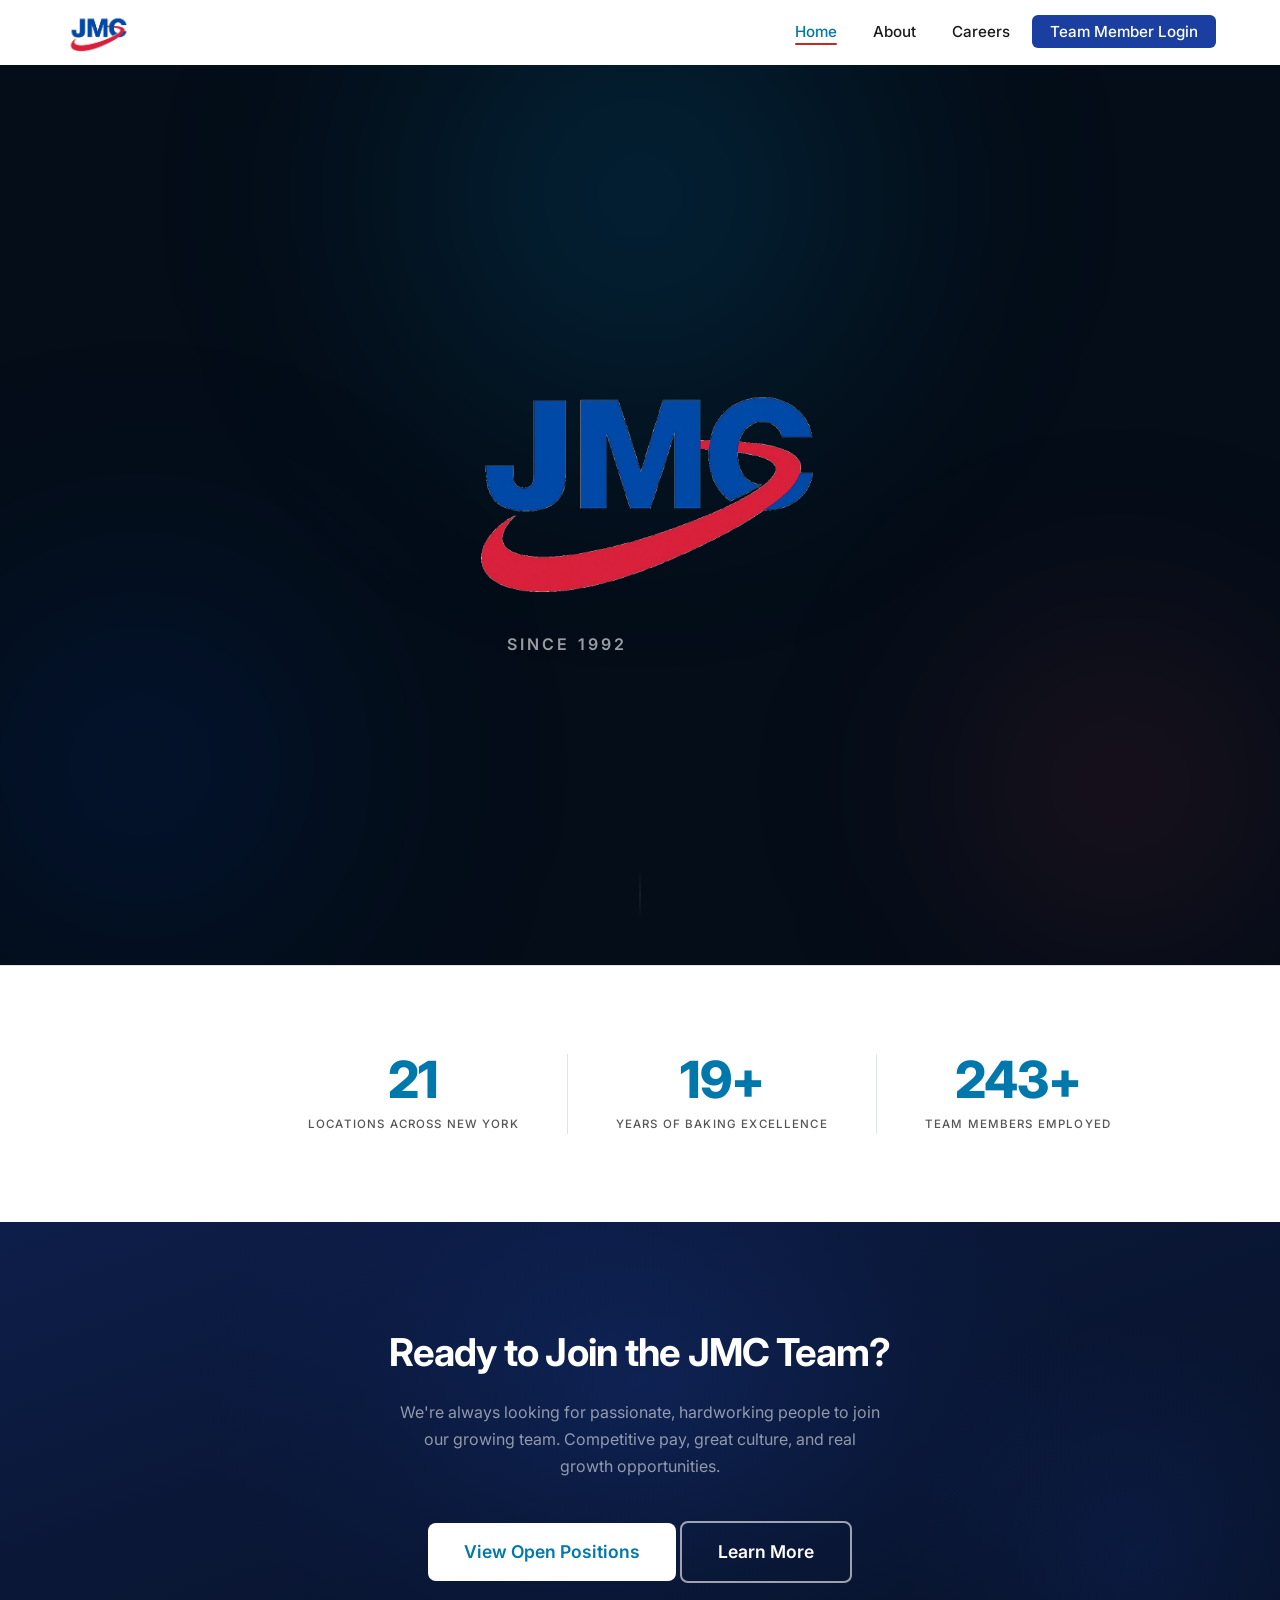
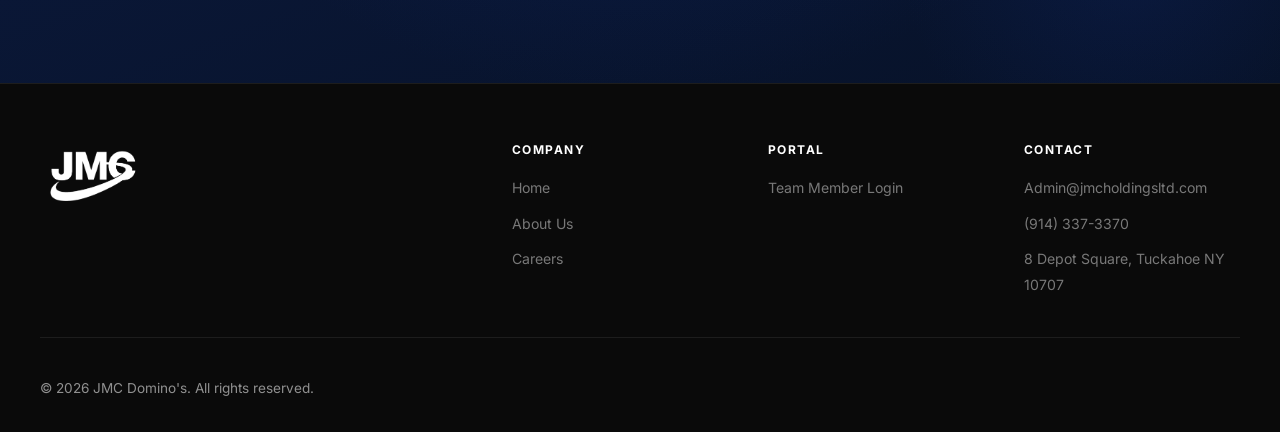
<file: index.html>
<!DOCTYPE html>
<html lang="en">
<head>
  <meta charset="UTF-8">
  <meta name="viewport" content="width=device-width, initial-scale=1.0">
  <title>JMC Domino's</title>
  <link rel="icon" type="image/png" href="logo.png">
  <link rel="preconnect" href="https://fonts.googleapis.com">
  <link rel="preconnect" href="https://fonts.gstatic.com" crossorigin>
  <link href="https://fonts.googleapis.com/css2?family=Inter:wght@300;400;500;600;700;800;900&display=swap" rel="stylesheet">
  <link rel="stylesheet" href="styles.css">
</head>
<body>

  <!-- NAV -->
  <nav class="nav">
    <div class="nav-inner">
      <a class="nav-brand" href="index.html">
        <img src="logo.png" alt="JMC" class="nav-logo-img">
      </a>
      <button class="nav-toggle" aria-label="Toggle navigation" aria-expanded="false">
        <span></span><span></span><span></span>
      </button>
      <ul class="nav-links">
        <li><a href="index.html">Home</a></li>
        <li><a href="about.html">About</a></li>
        <li><a href="apply.html">Careers</a></li>
        <li><a href="login.html" class="btn-nav">Team Member Login</a></li>
      </ul>
    </div>
  </nav>

  <!-- HERO -->
  <section class="hero">
    <div class="hero-bg">
      <div class="hero-blob hero-blob-1"></div>
      <div class="hero-blob hero-blob-2"></div>
      <div class="hero-blob hero-blob-3"></div>
    </div>
    <div class="hero-inner">
      <img src="logo.png" alt="JMC" class="hero-logo">
      <div class="hero-tagline">
        <span class="hero-since">Since 1992</span>
        <span class="hero-sep" id="heroSep">·</span>
        <span class="hero-stores-text" id="heroStores">31 Stores</span>
      </div>
    </div>
    <div class="hero-scroll-cue">
      <div class="hero-scroll-line"></div>
    </div>
  </section>

  <!-- STATS -->
  <section class="stats-section">
    <div class="container">
      <div class="stats-grid">
        <div class="stat-item">
          <h3>31</h3>
          <p>Locations Across New York</p>
        </div>
        <div class="stat-item">
          <h3>35+</h3>
          <p>Years of Baking Excellence</p>
        </div>
        <div class="stat-item">
          <h3>600+</h3>
          <p>Team Members Employed</p>
        </div>
      </div>
    </div>
  </section>

  <!-- CTA BAND -->
  <section class="cta-band reveal">
    <div class="container">
      <h2>Ready to Join the JMC Team?</h2>
      <p>We're always looking for passionate, hardworking people to join our growing team. Competitive pay, great culture, and real growth opportunities.</p>
      <div class="hero-buttons">
        <a href="apply.html" class="btn btn-white btn-lg">View Open Positions</a>
        <a href="about.html" class="btn btn-outline-white btn-lg">Learn More</a>
      </div>
    </div>
  </section>

  <!-- FOOTER -->
  <footer class="footer">
    <div class="footer-inner">
      <div class="footer-top">
        <div class="footer-brand">
          <img src="logo.png" alt="JMC" class="footer-logo-img">
        </div>
        <div class="footer-col">
          <h4>Company</h4>
          <ul>
            <li><a href="index.html">Home</a></li>
            <li><a href="about.html">About Us</a></li>
            <li><a href="apply.html">Careers</a></li>
          </ul>
        </div>
        <div class="footer-col">
          <h4>Portal</h4>
          <ul>
            <li><a href="login.html">Team Member Login</a></li>
          </ul>
        </div>
        <div class="footer-col">
          <h4>Contact</h4>
          <ul>
            <li><a href="#">Admin@jmcholdingsltd.com</a></li>
            <li><a href="#">(914) 337-3370</a></li>
            <li><a href="#">8 Depot Square, Tuckahoe NY 10707</a></li>
          </ul>
        </div>
      </div>
      <div class="footer-bottom">
        <span>&copy; 2026 JMC Domino's. All rights reserved.</span>
      </div>
    </div>
  </footer>

  <script src="auth.js"></script>
  <script src="transitions.js"></script>
  <script src="script.js"></script>
  <script>clearSession();</script>
</body>
</html>
</file>
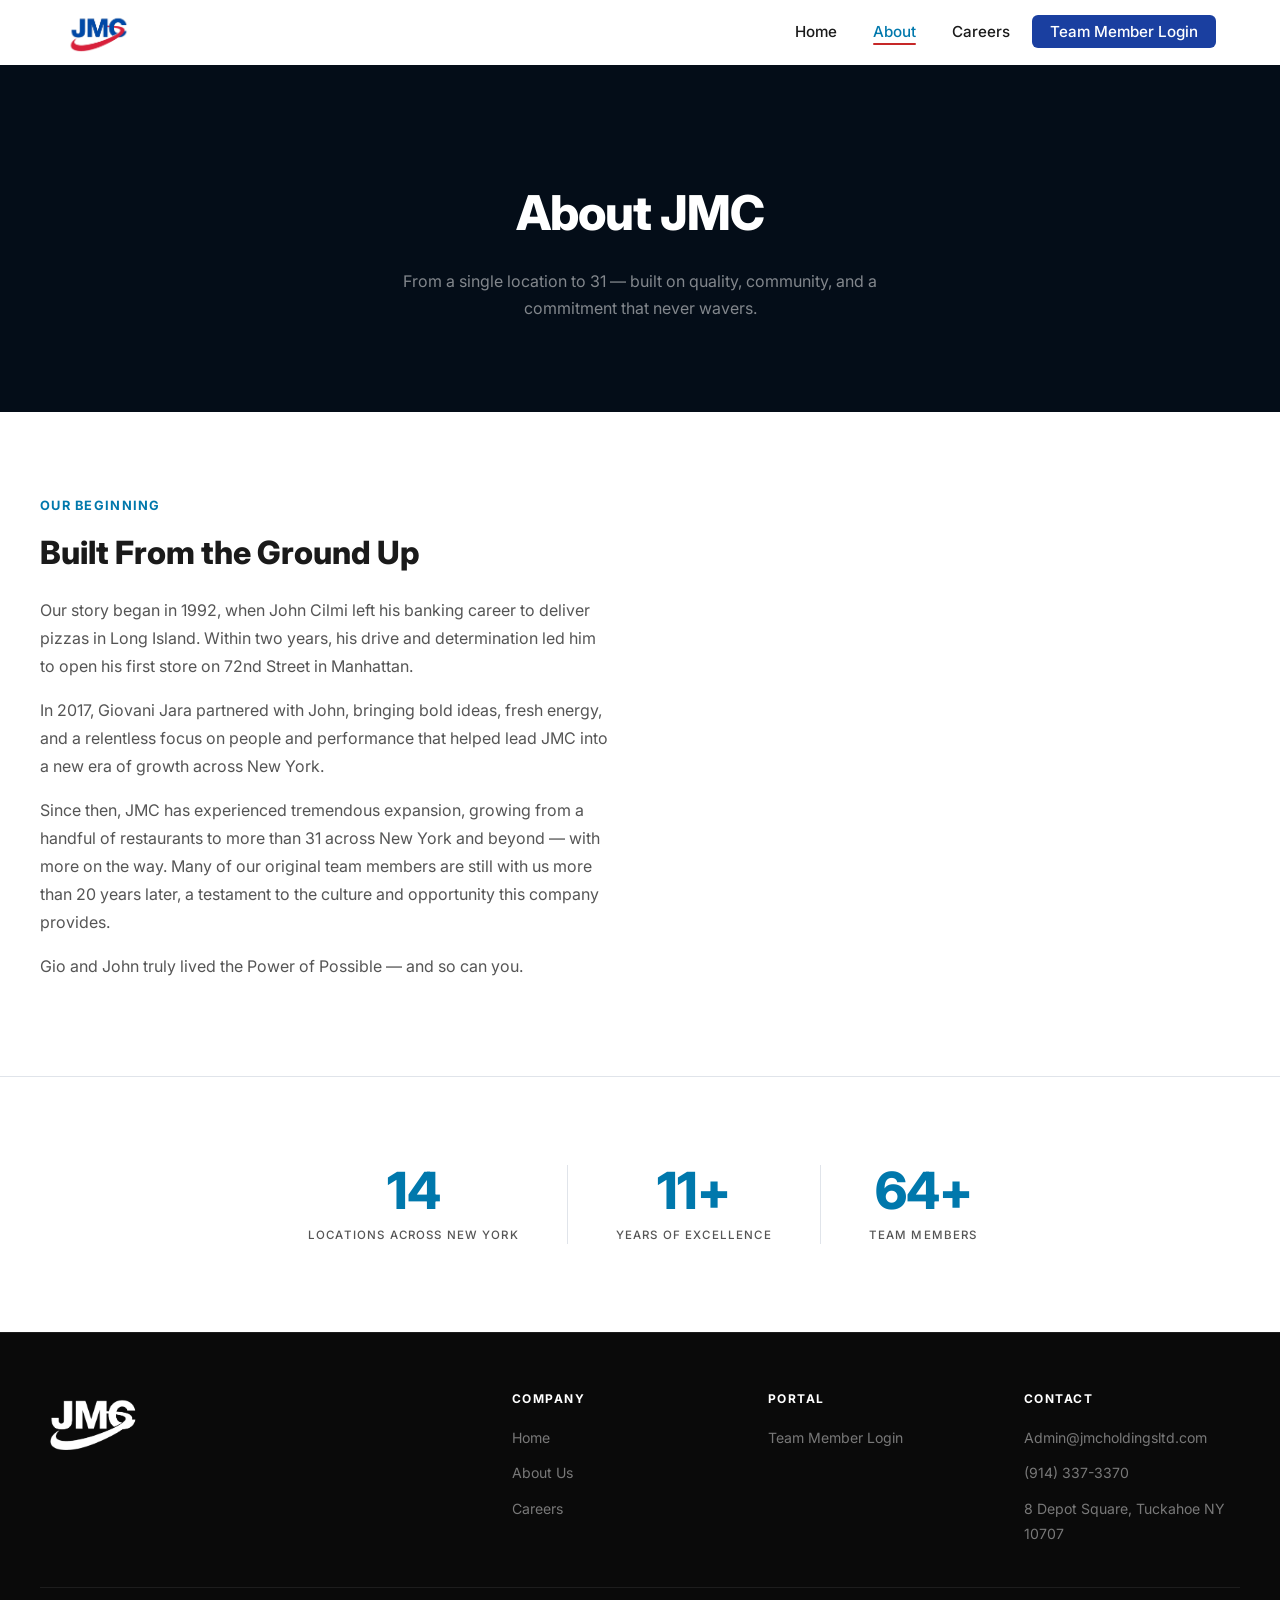
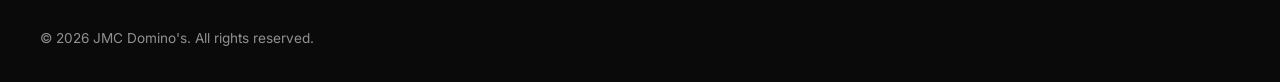
<file: about.html>
<!DOCTYPE html>
<html lang="en">
<head>
  <meta charset="UTF-8">
  <meta name="viewport" content="width=device-width, initial-scale=1.0">
  <title>JMC Domino's</title>
  <link rel="icon" type="image/png" href="logo.png">
  <link rel="preconnect" href="https://fonts.googleapis.com">
  <link rel="preconnect" href="https://fonts.gstatic.com" crossorigin>
  <link href="https://fonts.googleapis.com/css2?family=Inter:wght@300;400;500;600;700;800;900&display=swap" rel="stylesheet">
  <link rel="stylesheet" href="styles.css">
</head>
<body>

  <!-- NAV -->
  <nav class="nav">
    <div class="nav-inner">
      <a class="nav-brand" href="index.html">
        <img src="logo.png" alt="JMC" class="nav-logo-img">
      </a>
      <button class="nav-toggle" aria-label="Toggle navigation" aria-expanded="false">
        <span></span><span></span><span></span>
      </button>
      <ul class="nav-links">
        <li><a href="index.html">Home</a></li>
        <li><a href="about.html">About</a></li>
        <li><a href="apply.html">Careers</a></li>
        <li><a href="login.html" class="btn-nav">Team Member Login</a></li>
      </ul>
    </div>
  </nav>

  <!-- HERO -->
  <section class="about-hero">
    <div class="container">
      <h1>About JMC</h1>
      <p>From a single location to 31 — built on quality, community, and a commitment that never wavers.</p>
    </div>
  </section>

  <!-- STORY -->
  <section class="section reveal">
    <div class="container">
      <div class="two-col">
        <div class="text-content">
          <span class="section-eyebrow">Our Beginning</span>
          <h2>Built From the Ground Up</h2>
          <p>Our story began in 1992, when John Cilmi left his banking career to deliver pizzas in Long Island. Within two years, his drive and determination led him to open his first store on 72nd Street in Manhattan.</p>
          <p>In 2017, Giovani Jara partnered with John, bringing bold ideas, fresh energy, and a relentless focus on people and performance that helped lead JMC into a new era of growth across New York.</p>
          <p>Since then, JMC has experienced tremendous expansion, growing from a handful of restaurants to more than 31 across New York and beyond — with more on the way. Many of our original team members are still with us more than 20 years later, a testament to the culture and opportunity this company provides.</p>
          <p>Gio and John truly lived the Power of Possible — and so can you.</p>
        </div>
      </div>
    </div>
  </section>

  <!-- STATS -->
  <section class="stats-section reveal">
    <div class="container">
      <div class="stats-grid">
        <div class="stat-item">
          <h3>31</h3>
          <p>Locations Across New York</p>
        </div>
        <div class="stat-item">
          <h3>35+</h3>
          <p>Years of Excellence</p>
        </div>
        <div class="stat-item">
          <h3>600+</h3>
          <p>Team Members</p>
        </div>
      </div>
    </div>
  </section>

  <!-- FOOTER -->
  <footer class="footer">
    <div class="footer-inner">
      <div class="footer-top">
        <div class="footer-brand">
          <img src="logo.png" alt="JMC" class="footer-logo-img">
        </div>
        <div class="footer-col">
          <h4>Company</h4>
          <ul>
            <li><a href="index.html">Home</a></li>
            <li><a href="about.html">About Us</a></li>
            <li><a href="apply.html">Careers</a></li>
          </ul>
        </div>
        <div class="footer-col">
          <h4>Portal</h4>
          <ul>
            <li><a href="login.html">Team Member Login</a></li>
          </ul>
        </div>
        <div class="footer-col">
          <h4>Contact</h4>
          <ul>
            <li><a href="#">Admin@jmcholdingsltd.com</a></li>
            <li><a href="#">(914) 337-3370</a></li>
            <li><a href="#">8 Depot Square, Tuckahoe NY 10707</a></li>
          </ul>
        </div>
      </div>
      <div class="footer-bottom">
        <span>&copy; 2026 JMC Domino's. All rights reserved.</span>
      </div>
    </div>
  </footer>

  <script src="transitions.js"></script>
  <script src="script.js"></script>
</body>
</html>
</file>
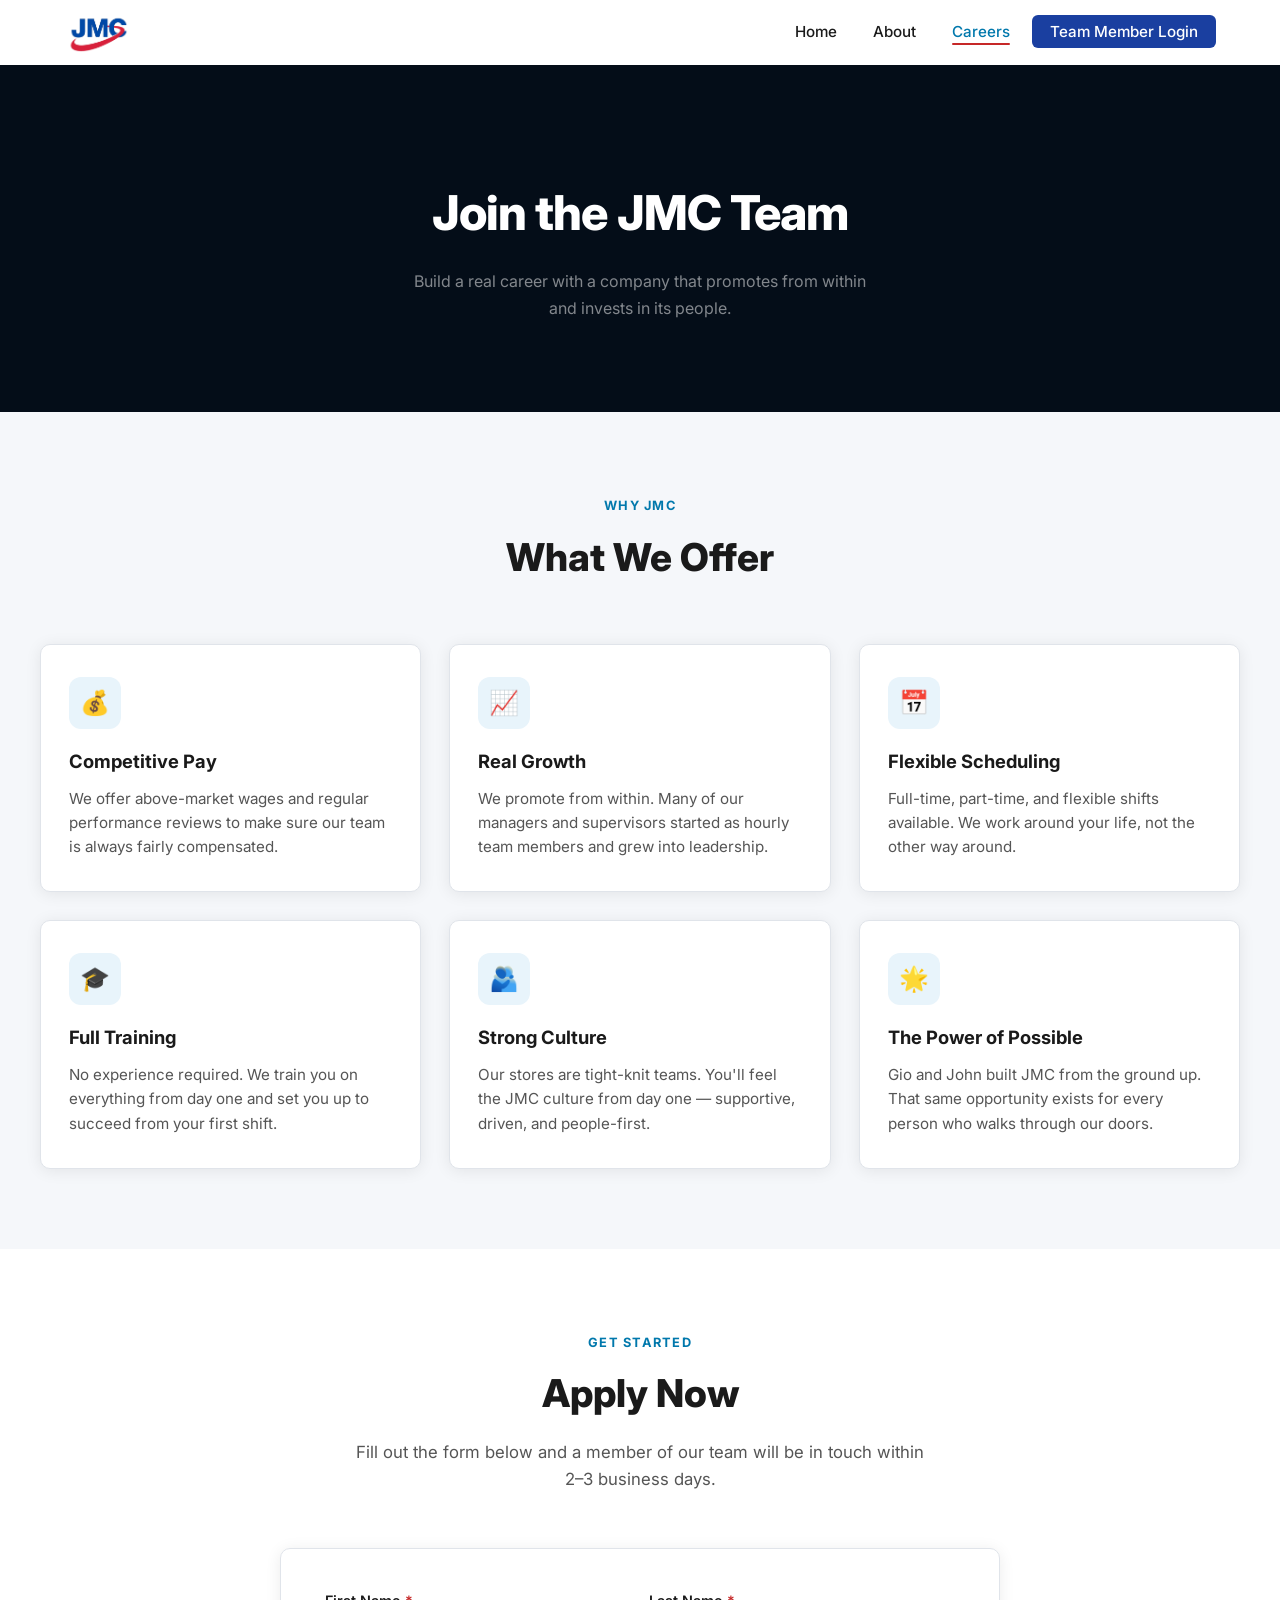
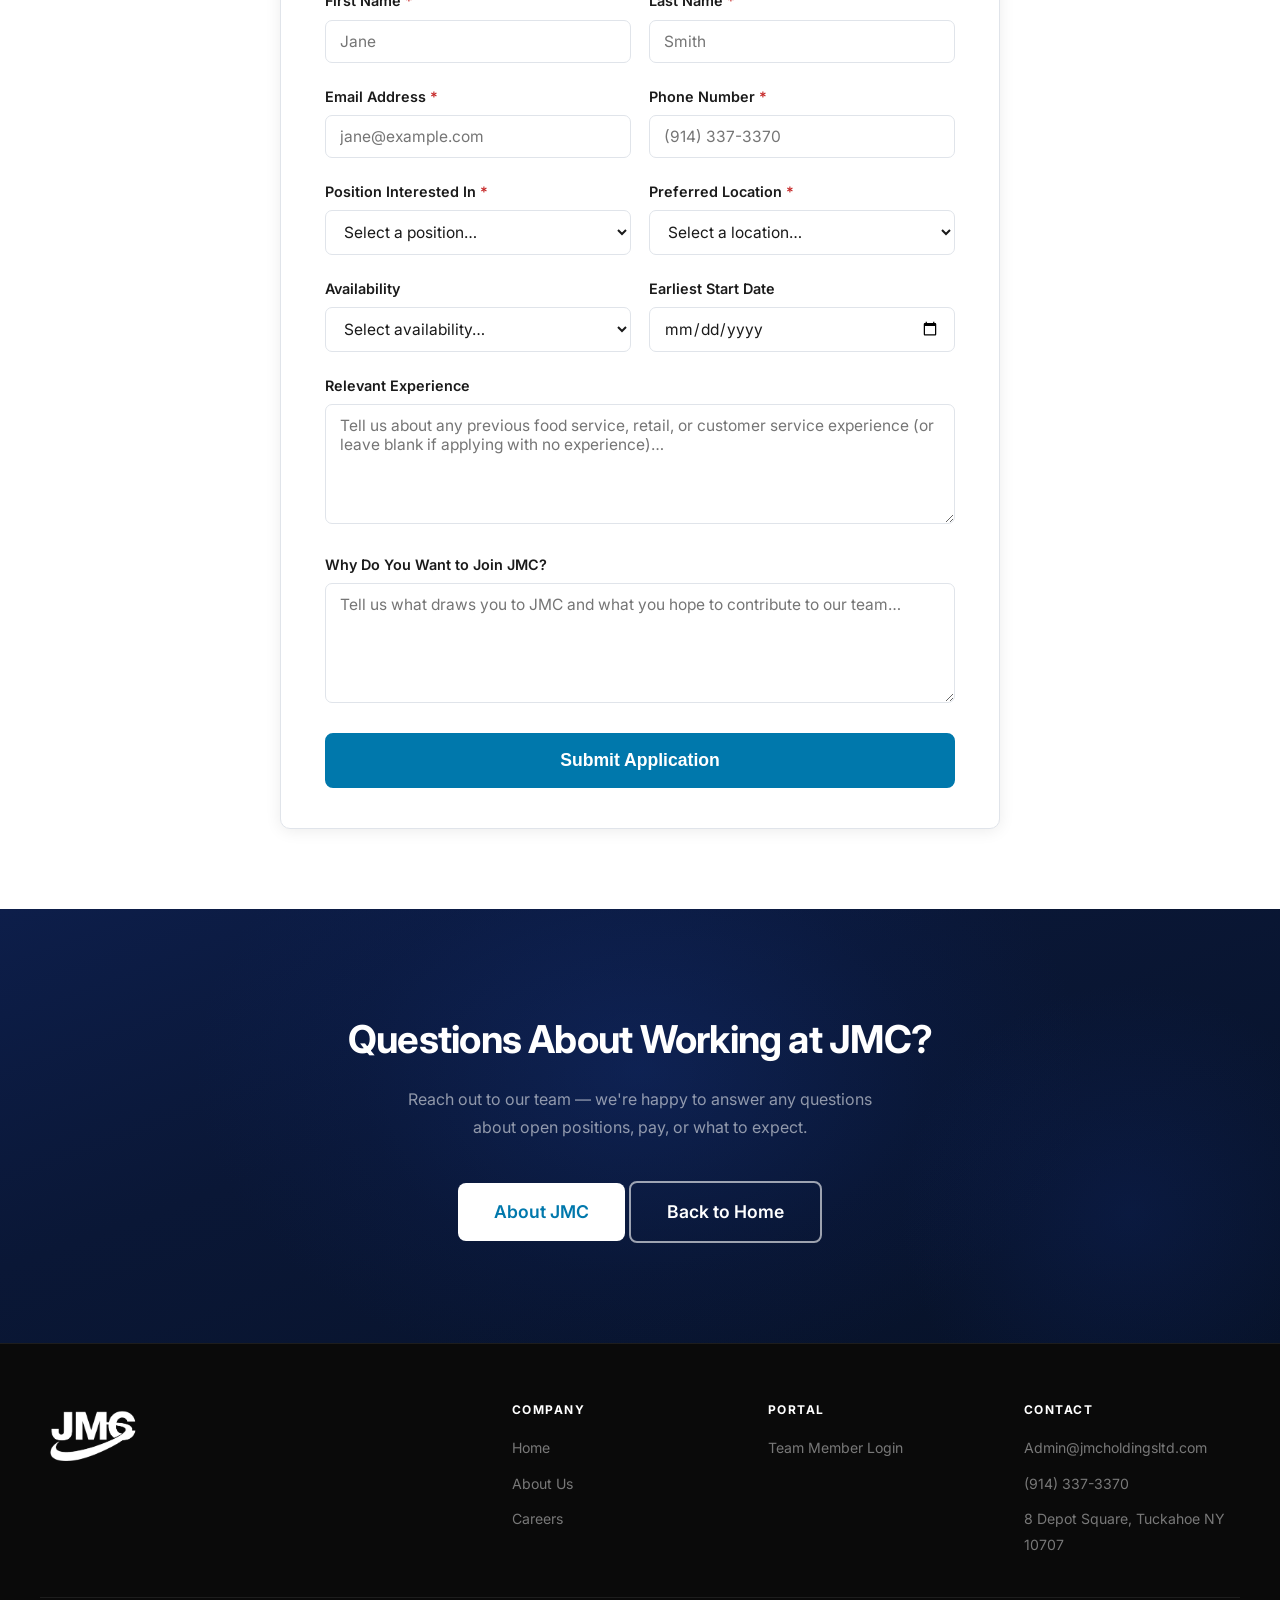
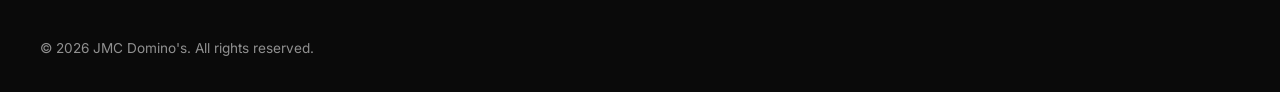
<file: apply.html>
<!DOCTYPE html>
<html lang="en">
<head>
  <meta charset="UTF-8">
  <meta name="viewport" content="width=device-width, initial-scale=1.0">
  <title>JMC Domino's</title>
  <link rel="icon" type="image/png" href="logo.png">
  <link rel="preconnect" href="https://fonts.googleapis.com">
  <link rel="preconnect" href="https://fonts.gstatic.com" crossorigin>
  <link href="https://fonts.googleapis.com/css2?family=Inter:wght@300;400;500;600;700;800;900&display=swap" rel="stylesheet">
  <link rel="stylesheet" href="styles.css">
</head>
<body>

  <!-- NAV -->
  <nav class="nav">
    <div class="nav-inner">
      <a class="nav-brand" href="index.html">
        <img src="logo.png" alt="JMC" class="nav-logo-img">
      </a>
      <button class="nav-toggle" aria-label="Toggle navigation" aria-expanded="false">
        <span></span><span></span><span></span>
      </button>
      <ul class="nav-links">
        <li><a href="index.html">Home</a></li>
        <li><a href="about.html">About</a></li>
        <li><a href="apply.html">Careers</a></li>
        <li><a href="login.html" class="btn-nav">Team Member Login</a></li>
      </ul>
    </div>
  </nav>

  <!-- HERO -->
  <section class="about-hero">
    <div class="container">
      <h1>Join the JMC Team</h1>
      <p>Build a real career with a company that promotes from within and invests in its people.</p>
    </div>
  </section>

  <!-- WHY JMC -->
  <section class="section section-alt reveal">
    <div class="container">
      <div class="section-header">
        <span class="section-eyebrow">Why JMC</span>
        <h2>What We Offer</h2>
      </div>
      <div class="grid-3">
        <div class="card">
          <div class="card-icon">💰</div>
          <h3>Competitive Pay</h3>
          <p>We offer above-market wages and regular performance reviews to make sure our team is always fairly compensated.</p>
        </div>
        <div class="card">
          <div class="card-icon">📈</div>
          <h3>Real Growth</h3>
          <p>We promote from within. Many of our managers and supervisors started as hourly team members and grew into leadership.</p>
        </div>
        <div class="card">
          <div class="card-icon">📅</div>
          <h3>Flexible Scheduling</h3>
          <p>Full-time, part-time, and flexible shifts available. We work around your life, not the other way around.</p>
        </div>
        <div class="card">
          <div class="card-icon">🎓</div>
          <h3>Full Training</h3>
          <p>No experience required. We train you on everything from day one and set you up to succeed from your first shift.</p>
        </div>
        <div class="card">
          <div class="card-icon">🫂</div>
          <h3>Strong Culture</h3>
          <p>Our stores are tight-knit teams. You'll feel the JMC culture from day one — supportive, driven, and people-first.</p>
        </div>
        <div class="card">
          <div class="card-icon">🌟</div>
          <h3>The Power of Possible</h3>
          <p>Gio and John built JMC from the ground up. That same opportunity exists for every person who walks through our doors.</p>
        </div>
      </div>
    </div>
  </section>

  <!-- APPLICATION FORM -->
  <section class="section reveal">
    <div class="container">
      <div class="section-header">
        <span class="section-eyebrow">Get Started</span>
        <h2>Apply Now</h2>
        <p>Fill out the form below and a member of our team will be in touch within 2–3 business days.</p>
      </div>

      <div class="apply-form-wrap">
        <div class="card" style="padding: 40px 44px;">

          <div class="alert alert-success" id="applySuccess">
            Thank you for applying! We've received your application and will be in touch shortly.
          </div>
          <div class="alert alert-error" id="applyError">
            Please fill in all required fields before submitting.
          </div>

          <form id="applyForm" novalidate>
            <div class="form-row">
              <div class="form-group">
                <label for="firstName">First Name <span style="color:#C62828">*</span></label>
                <input type="text" id="firstName" placeholder="Jane" required>
              </div>
              <div class="form-group">
                <label for="lastName">Last Name <span style="color:#C62828">*</span></label>
                <input type="text" id="lastName" placeholder="Smith" required>
              </div>
            </div>

            <div class="form-row">
              <div class="form-group">
                <label for="email">Email Address <span style="color:#C62828">*</span></label>
                <input type="email" id="email" placeholder="jane@example.com" required>
              </div>
              <div class="form-group">
                <label for="phone">Phone Number <span style="color:#C62828">*</span></label>
                <input type="tel" id="phone" placeholder="(914) 337-3370" required>
              </div>
            </div>

            <div class="form-row">
              <div class="form-group">
                <label for="position">Position Interested In <span style="color:#C62828">*</span></label>
                <select id="position" required>
                  <option value="">Select a position…</option>
                  <option>Team Member (Full-Time)</option>
                  <option>Team Member (Part-Time)</option>
                  <option>Delivery Driver</option>
                  <option>Shift Manager</option>
                  <option>Assistant Manager</option>
                  <option>Store Manager</option>
                  <option>Other</option>
                </select>
              </div>
              <div class="form-group">
                <label for="location">Preferred Location <span style="color:#C62828">*</span></label>
                <select id="location" required>
                  <option value="">Select a location…</option>
                  <option>Manhattan</option>
                  <option>Brooklyn</option>
                  <option>Queens</option>
                  <option>The Bronx</option>
                  <option>Staten Island</option>
                  <option>Long Island</option>
                  <option>Upstate New York</option>
                  <option>Any Location</option>
                </select>
              </div>
            </div>

            <div class="form-row">
              <div class="form-group">
                <label for="availability">Availability</label>
                <select id="availability">
                  <option value="">Select availability…</option>
                  <option>Full-Time (35–40 hrs/week)</option>
                  <option>Part-Time (15–25 hrs/week)</option>
                  <option>Weekends Only</option>
                  <option>Evenings Only</option>
                  <option>Flexible</option>
                </select>
              </div>
              <div class="form-group">
                <label for="startDate">Earliest Start Date</label>
                <input type="date" id="startDate">
              </div>
            </div>

            <div class="form-group">
              <label for="experience">Relevant Experience</label>
              <textarea id="experience" placeholder="Tell us about any previous food service, retail, or customer service experience (or leave blank if applying with no experience)…"></textarea>
            </div>

            <div class="form-group">
              <label for="whyJMC">Why Do You Want to Join JMC?</label>
              <textarea id="whyJMC" placeholder="Tell us what draws you to JMC and what you hope to contribute to our team…"></textarea>
            </div>

            <div style="margin-top: 8px;">
              <button type="submit" class="btn btn-primary btn-lg" style="width:100%">Submit Application</button>
            </div>
          </form>
        </div>
      </div>
    </div>
  </section>

  <!-- CTA -->
  <section class="cta-band reveal">
    <div class="container">
      <h2>Questions About Working at JMC?</h2>
      <p>Reach out to our team — we're happy to answer any questions about open positions, pay, or what to expect.</p>
      <div class="hero-buttons">
        <a href="about.html" class="btn btn-white btn-lg">About JMC</a>
        <a href="index.html" class="btn btn-outline-white btn-lg">Back to Home</a>
      </div>
    </div>
  </section>

  <!-- FOOTER -->
  <footer class="footer">
    <div class="footer-inner">
      <div class="footer-top">
        <div class="footer-brand">
          <img src="logo.png" alt="JMC" class="footer-logo-img">
        </div>
        <div class="footer-col">
          <h4>Company</h4>
          <ul>
            <li><a href="index.html">Home</a></li>
            <li><a href="about.html">About Us</a></li>
            <li><a href="apply.html">Careers</a></li>
          </ul>
        </div>
        <div class="footer-col">
          <h4>Portal</h4>
          <ul>
            <li><a href="login.html">Team Member Login</a></li>
          </ul>
        </div>
        <div class="footer-col">
          <h4>Contact</h4>
          <ul>
            <li><a href="#">Admin@jmcholdingsltd.com</a></li>
            <li><a href="#">(914) 337-3370</a></li>
            <li><a href="#">8 Depot Square, Tuckahoe NY 10707</a></li>
          </ul>
        </div>
      </div>
      <div class="footer-bottom">
        <span>&copy; 2026 JMC Domino's. All rights reserved.</span>
      </div>
    </div>
  </footer>

  <script src="transitions.js"></script>
  <script src="script.js"></script>
  <script>
    document.getElementById('applyForm').addEventListener('submit', function (e) {
      e.preventDefault();
      const required = ['firstName', 'lastName', 'email', 'phone', 'position', 'location'];
      let valid = true;
      required.forEach(function (id) {
        const el = document.getElementById(id);
        if (!el.value.trim()) {
          el.style.borderColor = '#C62828';
          valid = false;
        } else {
          el.style.borderColor = '';
        }
      });
      const errEl = document.getElementById('applyError');
      const okEl  = document.getElementById('applySuccess');
      if (!valid) {
        errEl.classList.add('show');
        okEl.classList.remove('show');
        return;
      }
      errEl.classList.remove('show');
      okEl.classList.add('show');
      this.reset();
      window.scrollTo({ top: 0, behavior: 'smooth' });
    });
  </script>
</body>
</html>
</file>
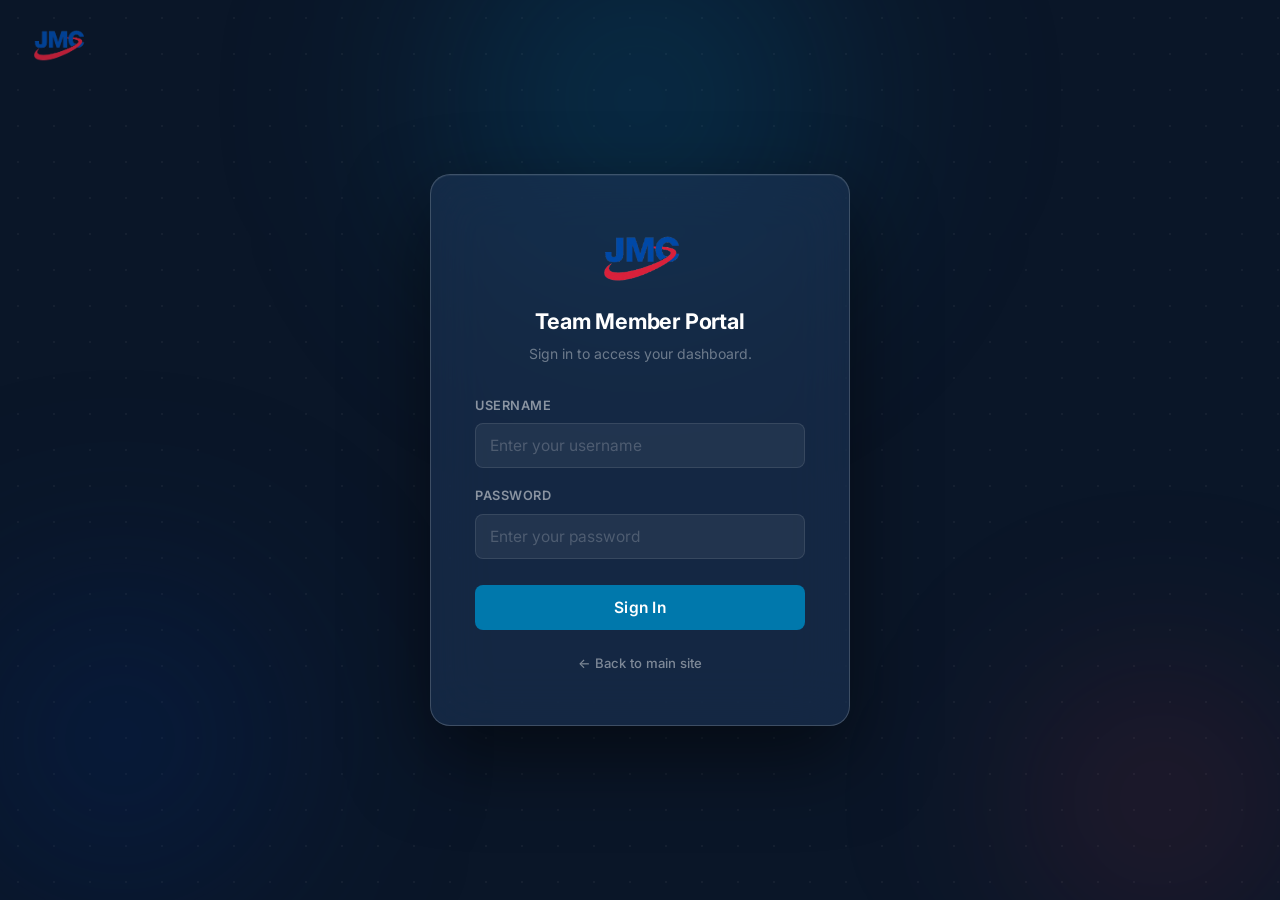
<file: login.html>
<!DOCTYPE html>
<html lang="en">
<head>
  <meta charset="UTF-8">
  <meta name="viewport" content="width=device-width, initial-scale=1.0">
  <title>JMC Domino's</title>
  <link rel="icon" type="image/png" href="logo.png">
  <link rel="preconnect" href="https://fonts.googleapis.com">
  <link rel="preconnect" href="https://fonts.gstatic.com" crossorigin>
  <link href="https://fonts.googleapis.com/css2?family=Inter:wght@300;400;500;600;700;800;900&display=swap" rel="stylesheet">
  <link rel="stylesheet" href="portal.css?v=3">
</head>
<body>

  <div class="login-page">
    <a href="index.html" class="login-home-logo">
      <img src="logo.png" alt="JMC">
    </a>
    <div class="login-bg">
      <div class="login-blob login-blob-1"></div>
      <div class="login-blob login-blob-2"></div>
      <div class="login-blob login-blob-3"></div>
    </div>
    <div class="login-card">
      <div class="login-logo">
        <img src="logo.png" alt="JMC" class="login-logo-img">
      </div>
      <h1 class="login-title">Team Member Portal</h1>
      <p class="login-sub">Sign in to access your dashboard.</p>

      <div class="login-error" id="loginError">Invalid username or password. Please try again.</div>

      <form class="login-form" id="loginForm" novalidate>
        <div class="form-group">
          <label for="username">Username</label>
          <input type="text" id="username" autocomplete="username" placeholder="Enter your username" required>
        </div>
        <div class="form-group">
          <label for="password">Password</label>
          <input type="password" id="password" autocomplete="current-password" placeholder="Enter your password" required>
        </div>
        <button type="submit" class="btn-login">Sign In</button>
      </form>

      <p class="login-back">
        <a href="index.html">&larr; Back to main site</a>
      </p>
    </div>
  </div>

  <script src="users.js"></script>
  <script src="transitions.js"></script>
  <script src="auth.js"></script>
  <script>
    // Redirect if already logged in
    (function () {
      if (getSession()) {
        window.location.href = 'dashboard.html';
      }
    })();

    document.getElementById('loginForm').addEventListener('submit', function (e) {
      e.preventDefault();
      const username = document.getElementById('username').value.trim();
      const password = document.getElementById('password').value;
      const errorEl  = document.getElementById('loginError');

      const user = findUser(username, password);
      if (user) {
        errorEl.classList.remove('show');
        setSession(user.username, user.role, user.displayName);
        localStorage.removeItem('jmc_theme');
        window.location.href = 'dashboard.html';
      } else {
        errorEl.classList.add('show');
        document.getElementById('password').value = '';
        document.getElementById('password').focus();
      }
    });
  </script>
</body>
</html>
</file>
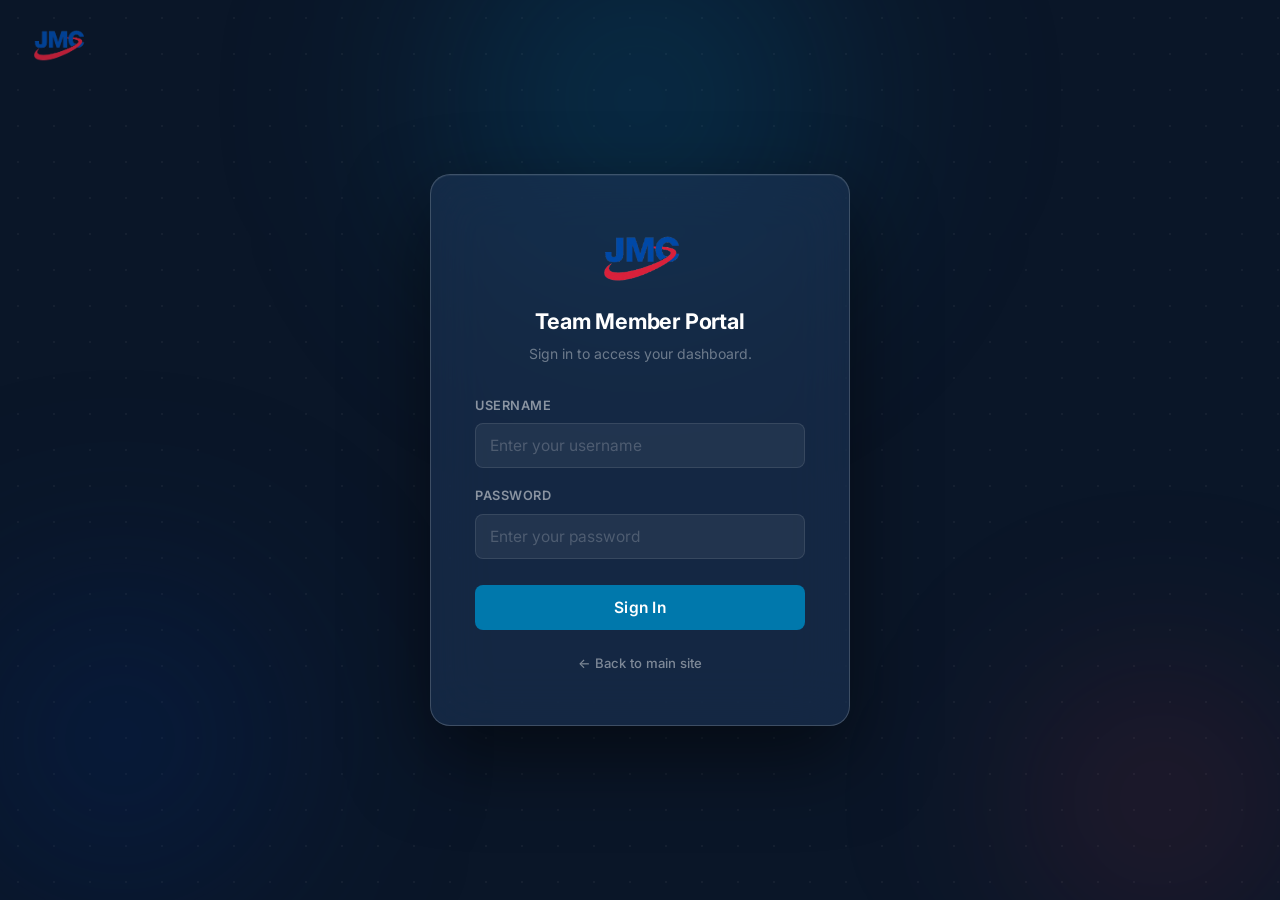
<file: operations-assessment.html>
<!DOCTYPE html>
<html lang="en">
<head>
  <meta charset="UTF-8">
  <meta name="viewport" content="width=device-width, initial-scale=1.0">
  <title>JMC Domino's</title>
  <link rel="icon" type="image/png" href="logo.png">
  <link rel="stylesheet" href="portal.css?v=6">
  <script src="portal-theme.js"></script>
  <style>
    /* Product sub-question block */
    .oa-sub-block {
      display: none;
      border-left: 3px solid #E8572A;
      background: #fffaf9;
    }
    .oa-sub-block.show { display: block; }
    .oa-sub-block .wt-question-row {
      padding-left: 36px;
      background: #fffaf9;
      font-size: 0.875rem;
    }
    .oa-sub-block .wt-question-row:last-child { border-bottom: none; }

    /* Section 1 category labels */
    .oa-item-label {
      padding: 8px 20px 6px;
      font-size: 0.7rem;
      font-weight: 800;
      text-transform: uppercase;
      letter-spacing: 0.12em;
      color: #999;
      background: #fafafa;
      border-top: 1px solid var(--border);
    }
    .oa-item-label:first-of-type { border-top: none; }

    /* Wider toggle buttons for Great/Remake */
    .oa-wide-btn { width: 80px !important; font-size: 0.8rem !important; }

    /* Score summary card */
    .oa-score-card {
      background: #fff;
      border: 1px solid var(--border);
      border-radius: 12px;
      padding: 20px 24px 16px;
      margin: 0 0 16px;
    }
    .oa-score-top {
      display: flex;
      align-items: center;
      gap: 12px;
      margin-bottom: 10px;
    }
    .oa-score-title {
      font-size: 0.72rem;
      font-weight: 700;
      text-transform: uppercase;
      letter-spacing: 0.1em;
      color: var(--text-light);
      flex: 1;
    }
    .oa-score-number {
      font-size: 2.2rem;
      font-weight: 800;
      line-height: 1;
      transition: color 0.3s;
      color: #9e9e9e;
    }
    .oa-score-number.score-green { color: #2E7D32; }
    .oa-score-number.score-yellow { color: #E65100; }
    .oa-score-number.score-red { color: #C62828; }
    .oa-score-denom {
      font-size: 1rem;
      color: var(--text-light);
      font-weight: 500;
      align-self: flex-end;
      padding-bottom: 4px;
    }
    .oa-score-badge {
      font-size: 0.72rem;
      font-weight: 700;
      padding: 4px 12px;
      border-radius: 999px;
      background: #f5f5f5;
      color: #888;
      white-space: nowrap;
    }
    .oa-score-badge.badge-green { background: #e8f5e9; color: #2E7D32; }
    .oa-score-badge.badge-yellow { background: #fff3e0; color: #E65100; }
    .oa-score-badge.badge-red { background: #ffebee; color: #C62828; }
    .oa-score-bar-track {
      height: 6px;
      background: #f0f0f0;
      border-radius: 3px;
      overflow: hidden;
      margin-bottom: 14px;
    }
    .oa-score-bar-fill {
      height: 100%;
      width: 0%;
      border-radius: 3px;
      transition: width 0.35s ease, background-color 0.35s;
      background: #9e9e9e;
    }
    .oa-score-bar-fill.bar-green  { background: #2E7D32; }
    .oa-score-bar-fill.bar-yellow { background: #E65100; }
    .oa-score-bar-fill.bar-red    { background: #C62828; }
    .oa-score-chips {
      display: flex;
      flex-wrap: wrap;
      gap: 6px;
    }
    .oa-score-chip {
      font-size: 0.7rem;
      font-weight: 600;
      padding: 3px 9px;
      border-radius: 5px;
      background: #f5f5f5;
      color: #666;
      border: 1px solid #e8e8e8;
      transition: background 0.2s, color 0.2s;
    }
    .oa-score-chip.chip-green  { background: #e8f5e9; color: #2E7D32; border-color: #c8e6c9; }
    .oa-score-chip.chip-yellow { background: #fff3e0; color: #E65100; border-color: #ffe0b2; }
    .oa-score-chip.chip-red    { background: #ffebee; color: #C62828; border-color: #ffcdd2; }

    /* Section score in header */
    .oa-section-score {
      font-size: 0.75rem;
      font-weight: 600;
      color: var(--text-light);
      padding: 2px 8px;
      border-radius: 5px;
      background: #f5f5f5;
      white-space: nowrap;
      transition: background 0.2s, color 0.2s;
    }
    .oa-section-score.sec-green  { background: #e8f5e9; color: #2E7D32; }
    .oa-section-score.sec-yellow { background: #fff3e0; color: #E65100; }
    .oa-section-score.sec-red    { background: #ffebee; color: #C62828; }

    /* Penalty section */
    .penalty-section .wt-section-header { background: #fff5f5; border-bottom: 1px solid #fde0e0; }
    .penalty-note {
      font-size: 0.8rem;
      color: #c62828;
      padding: 10px 20px;
      background: #fff5f5;
      border-bottom: 1px solid #fde0e0;
      font-style: italic;
    }
    .penalty-row { background: #fefefe; }
    .penalty-row.answer-no { background: #f0fff4 !important; }
    .penalty-row .wt-toggle-btn.yes-active {
      background: #ffebee !important;
      border-color: var(--red) !important;
      color: var(--red) !important;
    }
    .penalty-row .wt-toggle-btn.no-active {
      background: #e8f5e9 !important;
      border-color: var(--green) !important;
      color: var(--green) !important;
    }

    /* ===== OA MOBILE RESPONSIVE ===== */
    @media (max-width: 640px) {
      .oa-score-card { padding: 14px 14px 12px; }
      .oa-score-top  { gap: 8px; flex-wrap: wrap; }
      .oa-score-number { font-size: 1.7rem; }
      .oa-score-chips  { gap: 4px; }
      .oa-score-chip   { font-size: 0.65rem; padding: 3px 7px; }
      .oa-sub-block .wt-question-row { padding-left: 14px; }
      .oa-item-label { padding: 6px 14px 4px; }
      .oa-wide-btn   { width: 68px !important; font-size: 0.78rem !important; }
    }
  </style>
  <script src="portal-theme.js"></script>
</head>
<body>

  <!-- PORTAL HEADER -->
  <header class="portal-header">
    <div class="portal-header-inner">
      <a class="portal-brand" href="dashboard.html">
        <img src="logo.png" alt="JMC">
      </a>
      <div class="portal-user">
        <div class="portal-user-info">
          <span class="welcome-text" id="welcomeText"></span>
          <span class="role-badge" id="roleBadge"></span>
        </div>
        <button class="btn-dark-toggle" title="Toggle theme" onclick="toggleDarkMode()">
          <svg viewBox="0 0 24 24" fill="none" stroke="currentColor" stroke-width="1.75" stroke-linecap="round" stroke-linejoin="round" data-theme-icon>
            <path d="M21 12.79A9 9 0 1 1 11.21 3 7 7 0 0 0 21 12.79z"/>
          </svg>
        </button>
        <button class="btn-logout" onclick="logout()">Sign Out</button>
      </div>
    </div>
  </header>

  <!-- GRADE BAR -->
  <div class="grade-bar">
    <div class="grade-bar-inner">
      <div class="grade-meta">
        <span class="grade-eyebrow">Current Grade</span>
        <span class="grade-status" id="gradeStatus">Not yet scored</span>
      </div>
      <div class="grade-track-outer">
        <div class="grade-track-fill" id="gradeTrackFill"></div>
      </div>
      <span class="grade-number" id="gradeNumber">—</span>
    </div>
  </div>

  <!-- CONTENT -->
  <main class="walkthrough-content">

    <!-- TITLE CARD -->
    <div class="wt-title-card">
      <h2>Domino's Operations Assessment 2026</h2>
      <div class="wt-form-grid">
        <div class="wt-form-group" id="grp-site">
          <label for="siteConducted">Store Number <span style="color:#C62828">*</span></label>
          <select id="siteConducted">
            <option value="">Select store…</option>
          </select>
        </div>
        <div class="wt-form-group" id="grp-conductedOn">
          <label for="conductedOn">Conducted On <span style="color:#C62828">*</span></label>
          <input type="datetime-local" id="conductedOn">
        </div>
        <div class="wt-form-group" id="grp-preparedBy">
          <label for="preparedBy">Prepared By</label>
          <input type="text" id="preparedBy" readonly>
        </div>
        <div class="wt-form-group" id="grp-location">
          <label for="location">Location</label>
          <input type="text" id="location" placeholder="Enter store address or details">
        </div>
      </div>
    </div>

    <!-- SCORE SUMMARY CARD -->
    <div class="oa-score-card" id="scoreCard">
      <div class="oa-score-top">
        <span class="oa-score-title">Live Score</span>
        <span class="oa-score-number" id="scoreNumber">0</span>
        <span class="oa-score-denom">/ 100 pts</span>
        <span class="oa-score-badge" id="scoreBadge">Not Started</span>
      </div>
      <div class="oa-score-bar-track">
        <div class="oa-score-bar-fill" id="scoreBarFill"></div>
      </div>
      <div class="oa-score-chips" id="scoreChips"></div>
    </div>

    <!-- SECTIONS (rendered by JS) -->
    <div id="sectionsContainer"></div>

    <!-- NOTES -->
    <div class="wt-notes-card">
      <h3>Notes</h3>
      <textarea id="notesText" placeholder="Include any additional observations, follow-up items, or context about this assessment…"></textarea>
    </div>

    <!-- SUBMIT -->
    <div class="wt-submit-area">
      <button type="button" class="btn-submit-wt" id="submitBtn">Submit Assessment</button>
      <span id="draftIndicator" class="draft-indicator"></span>
      <p class="submit-error" id="submitError">Please complete all required fields and answer all visible questions before submitting.</p>
    </div>

  </main>

  <!-- SUCCESS OVERLAY -->
  <div class="success-overlay" id="successOverlay">
    <div class="success-box">
      <div class="success-icon">&#10003;</div>
      <h2>Assessment Submitted!</h2>
      <p class="sub">Your operations assessment has been saved successfully.</p>
      <div class="success-meta" id="successMeta"></div>
      <div class="success-actions">
        <a href="dashboard.html" class="btn-success-dashboard">&#8592; Back to Dashboard</a>
        <button type="button" class="btn-success-new" id="newAssessmentBtn">Start New Assessment</button>
      </div>
    </div>
  </div>

  <script src="transitions.js"></script>
  <script src="auth.js"></script>
  <script src="operations-assessment-data.js"></script>
  <script src="image-upload.js"></script>
  <script src="inspection-engine.js"></script>
  <script>

    // --- Auth ---
    var session = requireAuth();
    document.getElementById('welcomeText').textContent = 'Welcome, ' + (session.displayName || session.username) + '!';
    var badge = document.getElementById('roleBadge');
    badge.textContent = session.role === 'admin' ? 'Admin' : 'Supervisor';
    badge.className = 'role-badge ' + session.role;

    // --- Inspection Engine ---
    var IE         = InspectionEngine;
    var answers    = IE.answers;          // shared reference — mutate in-place
    var _draftData = IE.init(OA_CONFIG, session);

    // --- Populate site dropdown ---
    (function () {
      var sel = document.getElementById('siteConducted');
      OA_SITES.forEach(function (site) {
        var opt = document.createElement('option');
        opt.value = site;
        opt.textContent = site;
        sel.appendChild(opt);
      });
    })();

    // --- Default date/time ---
    (function () {
      var now = new Date();
      var pad = function (n) { return String(n).padStart(2, '0'); };
      document.getElementById('conductedOn').value =
        now.getFullYear() + '-' + pad(now.getMonth() + 1) + '-' + pad(now.getDate()) +
        'T' + pad(now.getHours()) + ':' + pad(now.getMinutes());
    })();

    // --- Pre-fill prepared by ---
    document.getElementById('preparedBy').value = session.displayName || session.username;

    // --- Write draft to localStorage immediately so it shows in dashboard In Progress
    //     even if the user navigates away before any interaction or beforeunload fires ---
    IE.saveSync(getFormFields);

    // --- Render sections ---
    (function () {
      var container = document.getElementById('sectionsContainer');

      // ---- Section 1: Product ----
      var sec1 = document.createElement('div');
      sec1.className = 'wt-section';
      sec1.id = 'section-product';

      var hdr1 = document.createElement('div');
      hdr1.className = 'wt-section-header';
      hdr1.innerHTML =
        '<div class="wt-section-dot" style="background:#E8572A"></div>' +
        '<span class="wt-section-title">Section 1 — Product</span>' +
        '<span class="oa-section-score" id="sec-score-product">0 / 37 pts</span>';
      sec1.appendChild(hdr1);

      // Pizzas label
      var pizzaLabel = document.createElement('div');
      pizzaLabel.className = 'oa-item-label';
      pizzaLabel.textContent = 'Pizzas';
      sec1.appendChild(pizzaLabel);

      for (var p = 1; p <= 7; p++) {
        renderProductItem(sec1, 'pz' + p, 'Pizza #' + p, OA_PIZZA_SUB_QS);
      }

      // Sides label
      var sideLabel = document.createElement('div');
      sideLabel.className = 'oa-item-label';
      sideLabel.textContent = 'Sides';
      sec1.appendChild(sideLabel);

      for (var s = 1; s <= 3; s++) {
        renderProductItem(sec1, 'sd' + s, 'Side #' + s, OA_SIDE_SUB_QS);
      }

      container.appendChild(sec1);

      // ---- Sections 2–6 ----
      OA_SECTIONS.forEach(function (section) {
        var card = document.createElement('div');
        card.className = 'wt-section' + (section.penalty ? ' penalty-section' : '');
        card.id = 'section-' + section.id;

        var header = document.createElement('div');
        header.className = 'wt-section-header';
        var secScoreLabel = section.penalty
          ? '<span class="oa-section-score" id="sec-score-' + section.id + '">0 penalties</span>'
          : '<span class="oa-section-score" id="sec-score-' + section.id + '">0 / ' + section.maxPoints + ' pts</span>';
        header.innerHTML =
          '<div class="wt-section-dot" style="background:' + section.color + '"></div>' +
          '<span class="wt-section-title">' + section.title + '</span>' +
          secScoreLabel;
        card.appendChild(header);

        if (section.penalty) {
          var note = document.createElement('div');
          note.className = 'penalty-note';
          note.textContent = 'Flag "Yes" only if the violation is present. Yes = penalty item triggered.';
          card.appendChild(note);
        }

        section.questions.forEach(function (q) {
          var row = document.createElement('div');
          row.className = 'wt-question-row' + (section.penalty ? ' penalty-row' : '');
          row.id = 'row-' + q.id;

          var text = document.createElement('span');
          text.className = 'wt-question-text';
          text.textContent = q.text;

          var toggleGroup = document.createElement('div');
          toggleGroup.className = 'wt-toggle-group';
          toggleGroup.id = 'toggle-' + q.id;

          ['Yes', 'No'].forEach(function (val) {
            var btn = document.createElement('button');
            btn.type = 'button';
            btn.className = 'wt-toggle-btn';
            btn.dataset.qid = q.id;
            btn.dataset.val = val;
            btn.textContent = val;
            toggleGroup.appendChild(btn);
          });

          row.appendChild(text);
          row.appendChild(toggleGroup);
          card.appendChild(row);
          card.appendChild(createUploadZone(q.id));
        });

        container.appendChild(card);
      });
    })();

    function renderProductItem(parent, itemId, label, subQs) {
      // Main row
      var row = document.createElement('div');
      row.className = 'wt-question-row';
      row.id = 'row-' + itemId;

      var text = document.createElement('span');
      text.className = 'wt-question-text';
      text.textContent = label;

      var toggleGroup = document.createElement('div');
      toggleGroup.className = 'wt-toggle-group';
      toggleGroup.id = 'toggle-' + itemId;

      ['Great', 'Remake'].forEach(function (val) {
        var btn = document.createElement('button');
        btn.type = 'button';
        btn.className = 'wt-toggle-btn oa-wide-btn';
        btn.dataset.qid = itemId;
        btn.dataset.val = val;
        btn.textContent = val;
        toggleGroup.appendChild(btn);
      });

      row.appendChild(text);
      row.appendChild(toggleGroup);
      parent.appendChild(row);
      parent.appendChild(createUploadZone(itemId));

      // Sub-questions block (hidden until Remake selected)
      var subBlock = document.createElement('div');
      subBlock.className = 'oa-sub-block';
      subBlock.id = 'sub-' + itemId;

      subQs.forEach(function (sq) {
        var subId = itemId + '_' + sq.key;
        var subRow = document.createElement('div');
        subRow.className = 'wt-question-row';
        subRow.id = 'row-' + subId;

        var subText = document.createElement('span');
        subText.className = 'wt-question-text';
        subText.textContent = sq.label;

        var subToggle = document.createElement('div');
        subToggle.className = 'wt-toggle-group';
        subToggle.id = 'toggle-' + subId;

        ['Yes', 'No'].forEach(function (val) {
          var btn = document.createElement('button');
          btn.type = 'button';
          btn.className = 'wt-toggle-btn';
          btn.dataset.qid = subId;
          btn.dataset.val = val;
          btn.textContent = val;
          subToggle.appendChild(btn);
        });

        subRow.appendChild(subText);
        subRow.appendChild(subToggle);
        subBlock.appendChild(subRow);
        subBlock.appendChild(createUploadZone(subId));
      });

      parent.appendChild(subBlock);
    }

    // --- Form field snapshot for auto-save ---
    function getFormFields() {
      return {
        storeNumber: document.getElementById('siteConducted').value,
        storeName:   document.getElementById('location').value.trim(),
        conductedOn: document.getElementById('conductedOn').value,
        preparedBy:  document.getElementById('preparedBy').value.trim(),
        notes:       document.getElementById('notesText').value.trim()
      };
    }

    // --- Restore draft state ---
    function _restoreDraft(draft) {
      if (!draft || !draft.answers) return;

      // Header fields
      var siteEl = document.getElementById('siteConducted');
      if (draft.storeNumber) siteEl.value = draft.storeNumber;
      var locEl = document.getElementById('location');
      if (draft.storeName !== undefined) locEl.value = draft.storeName || '';
      var conEl = document.getElementById('conductedOn');
      if (draft.conductedOn) conEl.value = draft.conductedOn;
      var notesEl = document.getElementById('notesText');
      if (draft.notes) notesEl.value = draft.notes;

      // Merge answers into IE.answers (shared reference)
      Object.assign(IE.answers, draft.answers);

      // Apply toggle UI state for each restored answer
      Object.keys(draft.answers).forEach(function (qid) {
        var val   = draft.answers[qid];
        var group = document.getElementById('toggle-' + qid);
        if (!group) return;

        group.querySelectorAll('.wt-toggle-btn').forEach(function (b) {
          b.classList.remove('yes-active', 'no-active');
        });
        var btn = group.querySelector('[data-val="' + val + '"]');
        if (btn) {
          btn.classList.add((val === 'Yes' || val === 'Great') ? 'yes-active' : 'no-active');
        }

        var row = document.getElementById('row-' + qid);
        if (row) {
          var isPenalty = row.classList.contains('penalty-row');
          row.classList.remove('answer-no');
          if (isPenalty ? val === 'Yes' : val === 'No' || val === 'Remake') {
            row.classList.add('answer-no');
          }
        }

        var isProductSubQ = qid.indexOf('_') !== -1 && (qid.startsWith('pz') || qid.startsWith('sd'));
        if (!isProductSubQ) {
          var row2      = document.getElementById('row-' + qid);
          var isPenalty2 = row2 && row2.classList.contains('penalty-row');
          var uploadState = 'default';
          if (val === 'Remake')                  uploadState = 'required';
          else if (isPenalty2 && val === 'Yes')  uploadState = 'required';
          else if (!isPenalty2 && val === 'No')  uploadState = 'encouraged';
          setUploadZoneState(qid, uploadState);
        }
      });

      // Show sub-blocks for Remake items
      for (var pi = 1; pi <= 7; pi++) {
        if (draft.answers['pz' + pi] === 'Remake') {
          var sb = document.getElementById('sub-pz' + pi);
          if (sb) sb.classList.add('show');
        }
      }
      for (var si = 1; si <= 3; si++) {
        if (draft.answers['sd' + si] === 'Remake') {
          var sb2 = document.getElementById('sub-sd' + si);
          if (sb2) sb2.classList.add('show');
        }
      }

      // Restore images
      if (draft.images && typeof ImageStore !== 'undefined' && typeof restoreImageToZone === 'function') {
        Object.keys(draft.images).forEach(function (qid) {
          var imgs = draft.images[qid];
          if (!imgs || !imgs.length) return;
          imgs.forEach(function (img) { ImageStore.add(qid, img); });
          restoreImageToZone(qid, imgs);
        });
      }

      updateScore();
    }

    // --- Toggle click handler ---
    document.addEventListener('click', function (e) {
      var btn = e.target.closest('.wt-toggle-btn');
      if (!btn) return;

      var qid = btn.dataset.qid;
      var val = btn.dataset.val;

      // Clicking the already-selected option deselects it
      var deselecting = answers[qid] === val;

      if (deselecting) {
        delete answers[qid];
      } else {
        answers[qid] = val;
      }

      // Update button styles
      var group = document.getElementById('toggle-' + qid);
      group.querySelectorAll('.wt-toggle-btn').forEach(function (b) {
        b.classList.remove('yes-active', 'no-active');
      });
      if (!deselecting) {
        var isPositive = (val === 'Yes' || val === 'Great');
        btn.classList.add(isPositive ? 'yes-active' : 'no-active');
      }

      // Row highlight
      var row = document.getElementById('row-' + qid);
      var isPenalty = row && row.classList.contains('penalty-row');
      if (row) {
        row.classList.remove('answer-no', 'unanswered');
        if (!deselecting) {
          if (isPenalty ? val === 'Yes' : val === 'No' || val === 'Remake') {
            row.classList.add('answer-no');
          }
        }
      }

      // Update upload zone evidence state
      var uploadState = 'default';
      if (!deselecting) {
        if (val === 'Remake')                         uploadState = 'required';
        else if (isPenalty  && val === 'Yes')         uploadState = 'required';
        else if (!isPenalty && val === 'No')          uploadState = 'encouraged';
      }
      setUploadZoneState(qid, uploadState);

      // Show/hide sub-questions for product items
      var isTopLevel = (qid.startsWith('pz') || qid.startsWith('sd')) && qid.indexOf('_') === -1;
      if (isTopLevel) {
        var subBlock = document.getElementById('sub-' + qid);
        if (subBlock) {
          var showSub = !deselecting && val === 'Remake';
          if (showSub) {
            subBlock.classList.add('show');
          } else {
            subBlock.classList.remove('show');
            subBlock.querySelectorAll('.wt-toggle-btn').forEach(function (b) {
              b.classList.remove('yes-active', 'no-active');
              delete answers[b.dataset.qid];
              clearUploadZone(b.dataset.qid);
            });
            subBlock.querySelectorAll('.wt-question-row').forEach(function (r) {
              r.classList.remove('answer-no', 'unanswered');
            });
          }
        }
      }

      // Sub-questions (pz1_rim, pz1_size, etc.) are documentation only —
      // they must never mutate the score. Only top-level product items
      // and section questions are scored.
      var isProductSubQ = qid.indexOf('_') !== -1 &&
                          (qid.startsWith('pz') || qid.startsWith('sd'));
      if (!isProductSubQ) {
        updateScore();
      }
      IE.scheduleSave(getFormFields);
    });

    // --- Auto-save on header field changes ---
    ['siteConducted', 'conductedOn', 'location', 'notesText'].forEach(function (id) {
      var el = document.getElementById(id);
      if (el) el.addEventListener('change', function () { IE.scheduleSave(getFormFields); });
    });

    // --- Sync save on page unload ---
    window.addEventListener('beforeunload', function () { IE.saveSync(getFormFields); });

    // --- Scoring ---
    var OA_CHIP_DEFS = [
      { id: 'product', label: 'Product',          max: 37 },
      { id: 'pp',      label: 'Procedures',        max: 22 },
      { id: 'cfs',     label: 'Cleanliness',       max: 22 },
      { id: 'bi',      label: 'Brand Image',       max: 15 },
      { id: 'bs',      label: 'Brand Safety',      max: 4  },
      { id: 'coe',     label: 'Penalties',         max: 0  }
    ];

    // Build chip elements once
    (function () {
      var container = document.getElementById('scoreChips');
      OA_CHIP_DEFS.forEach(function (def) {
        var chip = document.createElement('span');
        chip.className = 'oa-score-chip';
        chip.id = 'chip-' + def.id;
        chip.textContent = def.label + ': ' + (def.id === 'coe' ? '0 flags' : '0 / ' + def.max);
        container.appendChild(chip);
      });
    })();

    // --- Restore draft (after DOM + score chips are ready) ---
    _restoreDraft(_draftData);

    function getScoreColor(pct) {
      if (pct >= 80) return 'green';
      if (pct >= 60) return 'yellow';
      return 'red';
    }

    function calculateScore() {
      var sections = {};

      // Section 1: Product — top-level outcome ONLY.
      // Great = full points, Remake = 0. Sub-questions (pz1_rim etc.)
      // are root-cause diagnostics and must never contribute to score.
      var prod = 0;
      var TOP_LEVEL_PZ = ['pz1','pz2','pz3','pz4','pz5','pz6','pz7'];
      var TOP_LEVEL_SD = ['sd1','sd2','sd3'];
      TOP_LEVEL_PZ.forEach(function (id) {
        if (answers[id] === 'Great') prod += OA_PRODUCT_POINTS[id];
      });
      TOP_LEVEL_SD.forEach(function (id) {
        if (answers[id] === 'Great') prod += OA_PRODUCT_POINTS[id];
      });
      sections['product'] = { earned: prod, max: 37 };

      // Sections 2–5 (Yes = points)
      OA_SECTIONS.forEach(function (sec) {
        if (sec.penalty) return;
        var earned = 0;
        sec.questions.forEach(function (q) {
          if (answers[q.id] === 'Yes') earned += q.points;
        });
        sections[sec.id] = { earned: earned, max: sec.maxPoints };
      });

      // Section 6: penalties (-10 each Yes)
      var penaltySec = OA_SECTIONS.find(function (s) { return s.penalty; });
      var flags = 0;
      penaltySec.questions.forEach(function (q) {
        if (answers[q.id] === 'Yes') flags++;
      });
      sections[penaltySec.id] = { earned: flags, max: 0 }; // store flag count

      var total = sections['product'].earned + sections['pp'].earned +
                  sections['cfs'].earned + sections['bi'].earned +
                  sections['bs'].earned - (flags * 10);

      return { total: total, sections: sections };
    }

    function updateScore() {
      var result = calculateScore();
      var total  = result.total;
      var pct    = Math.max(0, Math.min(100, total));
      var secs   = result.sections;

      // Determine if any questions have been answered
      var anyAnswered = Object.keys(answers).length > 0;
      var color = anyAnswered ? getScoreColor(pct) : 'none';

      // --- Sticky grade bar ---
      var gradeLabels = { green: 'Passing', yellow: 'Needs Work', red: 'At Risk' };
      document.getElementById('gradeNumber').textContent  = anyAnswered ? pct + '%' : '—';
      document.getElementById('gradeNumber').className    = 'grade-number' + (anyAnswered ? ' gn-' + color : '');
      document.getElementById('gradeTrackFill').style.width = (anyAnswered ? pct : 0) + '%';
      document.getElementById('gradeTrackFill').className = 'grade-track-fill' + (anyAnswered ? ' gf-' + color : '');
      document.getElementById('gradeStatus').textContent  = anyAnswered
        ? total + ' / 100 pts\u2002\u00b7\u2002' + gradeLabels[color]
        : 'Not yet scored';

      // Total score display
      var numEl   = document.getElementById('scoreNumber');
      var barEl   = document.getElementById('scoreBarFill');
      var badgeEl = document.getElementById('scoreBadge');

      numEl.textContent = total;
      numEl.className   = 'oa-score-number' + (anyAnswered ? ' score-' + color : '');

      barEl.style.width = pct + '%';
      barEl.className   = 'oa-score-bar-fill' + (anyAnswered ? ' bar-' + color : '');

      var badgeLabels = { green: 'Passing', yellow: 'Needs Work', red: 'At Risk', none: 'Not Started' };
      badgeEl.textContent = badgeLabels[color];
      badgeEl.className   = 'oa-score-badge' + (anyAnswered ? ' badge-' + color : '');

      // Section score chips + header labels
      OA_CHIP_DEFS.forEach(function (def) {
        var secData = secs[def.id];
        if (!secData) return;

        var chipEl = document.getElementById('chip-' + def.id);
        var secEl  = document.getElementById('sec-score-' + def.id);

        if (def.id === 'coe') {
          var flagCount = secData.earned;
          var chipText  = 'Penalties: ' + (flagCount === 0 ? 'None' : '-' + (flagCount * 10) + ' pts');
          if (chipEl) {
            chipEl.textContent = chipText;
            chipEl.className   = 'oa-score-chip' + (flagCount > 0 ? ' chip-red' : '');
          }
          if (secEl) {
            secEl.textContent = flagCount === 0 ? '0 penalties' : flagCount + ' flag' + (flagCount > 1 ? 's' : '') + ' (−' + (flagCount * 10) + ' pts)';
            secEl.className   = 'oa-section-score' + (flagCount > 0 ? ' sec-red' : '');
          }
        } else {
          var earned  = secData.earned;
          var max     = secData.max;
          var secPct  = max > 0 ? (earned / max) * 100 : 100;
          var secColor = anyAnswered ? getScoreColor(secPct) : 'none';

          if (chipEl) {
            chipEl.textContent = def.label + ': ' + earned + ' / ' + max;
            chipEl.className   = 'oa-score-chip' + (anyAnswered ? ' chip-' + secColor : '');
          }
          if (secEl) {
            secEl.textContent = earned + ' / ' + max + ' pts';
            secEl.className   = 'oa-section-score' + (anyAnswered ? ' sec-' + secColor : '');
          }
        }
      });
    }

    // --- Submit ---
    document.getElementById('submitBtn').addEventListener('click', async function () {
      var site        = document.getElementById('siteConducted').value;
      var conductedOn = document.getElementById('conductedOn').value;
      var errorEl     = document.getElementById('submitError');
      var valid       = true;

      // Validate required header fields
      [['site', 'siteConducted'], ['conductedOn', 'conductedOn']].forEach(function (pair) {
        var grp = document.getElementById('grp-' + pair[0]);
        var el  = document.getElementById(pair[1]);
        if (!el.value.trim()) {
          grp.classList.add('error');
          valid = false;
        } else {
          grp.classList.remove('error');
        }
      });

      // Validate all visible questions answered
      var visible = getOAVisibleIds(answers);
      visible.forEach(function (id) {
        var row = document.getElementById('row-' + id);
        if (row) {
          if (!answers[id]) {
            row.classList.add('unanswered');
            valid = false;
          } else {
            row.classList.remove('unanswered');
          }
        }
      });

      if (!valid) {
        errorEl.classList.add('show');
        var firstError = document.querySelector('.wt-form-group.error, .wt-question-row.unanswered');
        if (firstError) firstError.scrollIntoView({ behavior: 'smooth', block: 'center' });
        return;
      }

      errorEl.classList.remove('show');

      var submitBtn = document.getElementById('submitBtn');
      submitBtn.disabled = true;
      submitBtn.textContent = 'Submitting\u2026';

      // Build submission
      var submission = {
        id:             IE.draftId,
        inspectionType: OA_CONFIG.templateName,
        username:       session.username,
        displayName:    session.displayName || session.username,
        dateSubmitted:  new Date().toISOString(),
        storeNumber:    site,
        storeName:      document.getElementById('location').value.trim(),
        conductedOn:    conductedOn,
        preparedBy:     document.getElementById('preparedBy').value.trim(),
        notes:          document.getElementById('notesText').value.trim(),
        answers:        Object.assign({}, answers),
        images:         ImageStore.all(),
        score:          calculateScore().total
      };

      var result;
      try {
        IE.clearDraft();
        result = await saveSubmission(submission, function (msg) { submitBtn.textContent = msg; });
      } catch (e) {
        console.error('[Submit] Unexpected error:', e);
        result = { localOk: false, cloudOk: false, error: e.message || 'Unknown error' };
      } finally {
        submitBtn.disabled = false;
        submitBtn.textContent = 'Submit Assessment';
      }

      if (!result.localOk && !result.cloudOk) {
        errorEl.textContent = result.error || 'Submission failed. Please try again.';
        errorEl.classList.add('show');
        return;
      }

      // Build success meta
      var finalScore = calculateScore();
      var totalPts = finalScore.total;
      var pct = Math.max(0, totalPts);
      var scoreColorHex = pct >= 80 ? '#2E7D32' : pct >= 60 ? '#E65100' : '#C62828';
      var scoreLabel = pct >= 80 ? 'Passing' : pct >= 60 ? 'Needs Work' : 'At Risk';

      var remakeCount  = 0;
      for (var ri = 1; ri <= 7; ri++) { if (answers['pz' + ri] === 'Remake') remakeCount++; }
      var greatCount   = 7 - remakeCount;
      var penaltyCount = finalScore.sections['coe'] ? finalScore.sections['coe'].earned : 0;

      document.getElementById('successMeta').innerHTML =
        '<div class="success-meta-row"><span>Final Score</span><span style="color:' + scoreColorHex + ';font-weight:800;font-size:1.1rem;">' + totalPts + ' / 100 \u2014 ' + scoreLabel + '</span></div>' +
        '<div class="success-meta-row"><span>Site</span><span>' + site + '</span></div>' +
        '<div class="success-meta-row"><span>Submitted</span><span>' + new Date(submission.dateSubmitted).toLocaleString() + '</span></div>' +
        '<div class="success-meta-row"><span>Pizzas Great</span><span style="color:var(--green);font-weight:700;">' + greatCount + ' / 7</span></div>' +
        (remakeCount > 0
          ? '<div class="success-meta-row"><span>Pizzas Remake</span><span style="color:var(--red);font-weight:700;">' + remakeCount + '</span></div>'
          : '') +
        (penaltyCount > 0
          ? '<div class="success-meta-row"><span>Penalty Flags</span><span style="color:var(--red);font-weight:700;">' + penaltyCount + ' (\u2212' + (penaltyCount * 10) + ' pts)</span></div>'
          : '<div class="success-meta-row"><span>Penalty Flags</span><span style="color:var(--green);font-weight:700;">None</span></div>') +
        (ImageStore.totalCount() > 0
          ? '<div class="success-meta-row"><span>Photos Attached</span><span style="color:#1a3fa0;font-weight:700;">' + ImageStore.totalCount() + '</span></div>'
          : '');

      document.getElementById('successOverlay').classList.add('show');
      setTimeout(function () { window.location.href = 'dashboard.html'; }, 2500);
    });

    document.getElementById('newAssessmentBtn').addEventListener('click', function () {
      window.location.reload();
    });

  </script>
</body>
</html>
restore operations-assessment template
</file>
<file: styles.css>
/* ===== PAGE TRANSITIONS ===== */
@keyframes pageEnter {
  from { opacity: 0; transform: translateY(28px); }
  to   { opacity: 1; transform: translateY(0); }
}
@keyframes pageExit {
  from { opacity: 1; transform: translateY(0); }
  to   { opacity: 0; transform: translateY(-18px); }
}
body.page-enter { animation: pageEnter 0.3s cubic-bezier(0.22, 1, 0.36, 1) both; }
body.page-exit  { animation: pageExit 0.15s ease-in both; pointer-events: none; }
body { overflow-x: hidden; }

/* ===== RESET & BASE ===== */
*, *::before, *::after { box-sizing: border-box; margin: 0; padding: 0; }

:root {
  --blue: #0078AC;
  --blue-dark: #005a82;
  --orange: #E8572A;
  --orange-dark: #c94418;
  --text: #1a1a1a;
  --text-light: #555;
  --bg: #ffffff;
  --bg-alt: #f5f7fa;
  --border: #e0e4ea;
  --radius: 10px;
  --shadow: 0 2px 16px rgba(0,0,0,0.08);
  --font: 'Inter', 'Segoe UI', system-ui, -apple-system, sans-serif;
}

html { scroll-behavior: smooth; }

body {
  font-family: var(--font);
  color: var(--text);
  background: var(--bg);
  line-height: 1.6;
  font-size: 16px;
}

img { max-width: 100%; display: block; }

a { color: var(--blue); text-decoration: none; }
a:hover { text-decoration: underline; }

/* ===== LOGO IMAGES ===== */
.nav-logo-img    { height: 42px; width: auto; object-fit: contain; }
.footer-logo-img { height: 64px; width: auto; object-fit: contain; filter: brightness(0) invert(1); }
.login-logo-img  { height: 56px; width: auto; object-fit: contain; }

/* ===== NAVIGATION ===== */
.nav {
  position: sticky;
  top: 0;
  z-index: 100;
  background: rgba(255,255,255,0.85);
  backdrop-filter: blur(0px);
  -webkit-backdrop-filter: blur(0px);
  border-bottom: 1px solid transparent;
  box-shadow: none;
  transition: background 0.3s ease, backdrop-filter 0.3s ease, -webkit-backdrop-filter 0.3s ease, border-color 0.3s ease, box-shadow 0.3s ease;
}

.nav-inner {
  max-width: 1200px;
  margin: 0 auto;
  padding: 0 24px;
  height: 64px;
  display: flex;
  align-items: center;
  justify-content: space-between;
}

.nav-brand {
  display: flex;
  align-items: center;
  gap: 10px;
  font-weight: 700;
  font-size: 1.15rem;
  color: var(--blue);
  text-decoration: none;
}

.nav-links {
  display: flex;
  align-items: center;
  gap: 8px;
  list-style: none;
}

.nav-links a {
  position: relative;
  padding: 6px 14px;
  border-radius: 6px;
  color: var(--text);
  font-size: 0.95rem;
  font-weight: 500;
  transition: color 0.2s ease;
  text-decoration: none;
}

.nav-links a:not(.btn-nav)::after {
  content: '';
  position: absolute;
  bottom: 2px;
  left: 14px;
  right: 14px;
  height: 2px;
  background: #C62828;
  border-radius: 2px;
  transform: scaleX(0);
  transform-origin: left center;
  transition: transform 0.25s ease;
}

.nav-links a:not(.btn-nav):hover::after,
.nav-links a:not(.btn-nav).active::after {
  transform: scaleX(1);
}

.nav-links a:hover,
.nav-links a.active {
  color: var(--blue);
}

.nav-links .btn-nav {
  background: #1a3fa0;
  color: #fff !important;
  padding: 7px 18px;
  border-radius: 6px;
}

.nav-links .btn-nav:hover {
  background: #142e78;
}

.nav-toggle {
  display: none;
  background: none;
  border: none;
  cursor: pointer;
  padding: 8px;
  flex-direction: column;
  gap: 5px;
}

.nav-toggle span {
  display: block;
  width: 24px;
  height: 2px;
  background: var(--text);
  border-radius: 2px;
  transition: transform 0.2s;
}

/* ===== BUTTONS ===== */
.btn {
  display: inline-flex;
  align-items: center;
  justify-content: center;
  gap: 8px;
  padding: 12px 28px;
  border-radius: 8px;
  font-size: 1rem;
  font-weight: 600;
  cursor: pointer;
  border: 2px solid transparent;
  transition: background 0.15s, transform 0.1s, box-shadow 0.15s;
  text-decoration: none;
}

.btn:active { transform: scale(0.97); }

.btn-primary {
  background: var(--blue);
  color: #fff;
  border-color: var(--blue);
}
.btn-primary:hover { background: var(--blue-dark); border-color: var(--blue-dark); text-decoration: none; }

.btn-secondary {
  background: transparent;
  color: var(--blue);
  border-color: var(--blue);
}
.btn-secondary:hover { background: #e8f4fb; text-decoration: none; }

.btn-orange {
  background: var(--orange);
  color: #fff;
  border-color: var(--orange);
}
.btn-orange:hover { background: var(--orange-dark); border-color: var(--orange-dark); text-decoration: none; }

.btn-lg { padding: 15px 36px; font-size: 1.1rem; }
.btn-sm { padding: 8px 18px; font-size: 0.875rem; }

/* ===== HERO ===== */
@keyframes blobDrift1 {
  0%, 100% { transform: translate(0, 0) scale(1); }
  33%       { transform: translate(40px, -30px) scale(1.1); }
  66%       { transform: translate(-20px, 18px) scale(0.93); }
}
@keyframes blobDrift2 {
  0%, 100% { transform: translate(0, 0) scale(1); }
  40%       { transform: translate(-45px, 28px) scale(0.9); }
  75%       { transform: translate(28px, -16px) scale(1.08); }
}
@keyframes blobDrift3 {
  0%, 100% { transform: translate(0, 0) scale(1); }
  50%       { transform: translate(22px, 42px) scale(1.06); }
}
@keyframes heroFadeUp {
  from { opacity: 0; transform: translateY(22px); }
  to   { opacity: 1; transform: translateY(0); }
}
@keyframes heroLogoPullBack {
  0%   { opacity: 0.22; transform: scale(9); }
  100% { opacity: 1;    transform: scale(1); }
}
@keyframes scrollCuePulse {
  0%   { opacity: 0; transform: scaleY(0.3) translateY(-8px); }
  40%  { opacity: 1; }
  100% { opacity: 0; transform: scaleY(1) translateY(8px); }
}

.hero {
  position: relative;
  background: #040d18;
  min-height: 100vh;
  display: flex;
  flex-direction: column;
  align-items: center;
  justify-content: center;
  text-align: center;
  overflow: hidden;
  padding: 100px 24px 120px;
}

.hero-bg {
  position: absolute;
  inset: 0;
  pointer-events: none;
}

.hero-blob {
  position: absolute;
  border-radius: 50%;
  filter: blur(100px);
  will-change: transform;
}

.hero-blob-1 {
  width: 700px;
  height: 700px;
  top: -220px;
  left: 50%;
  margin-left: -350px;
  background: radial-gradient(circle, rgba(0,120,172,0.26) 0%, transparent 70%);
  animation: blobDrift1 11s ease-in-out infinite;
}

.hero-blob-2 {
  width: 480px;
  height: 480px;
  bottom: -60px;
  right: -80px;
  background: radial-gradient(circle, rgba(220,53,69,0.16) 0%, transparent 70%);
  animation: blobDrift2 14s ease-in-out infinite;
}

.hero-blob-3 {
  width: 560px;
  height: 560px;
  bottom: -80px;
  left: -140px;
  background: radial-gradient(circle, rgba(0,40,110,0.38) 0%, transparent 70%);
  animation: blobDrift3 16s ease-in-out infinite;
}

.hero-inner {
  position: relative;
  z-index: 1;
  display: flex;
  flex-direction: column;
  align-items: center;
  gap: 28px;
}

.hero-logo {
  width: clamp(180px, 38vw, 400px);
  height: auto;
  display: block;
  transform-origin: center center;
  animation: heroLogoPullBack 2s cubic-bezier(0.16, 1, 0.3, 1) 0.1s both;
}
.hero-logo.anim-done {
  animation: none;
  transform: scale(1);
  opacity: 1;
  will-change: auto;
}

.hero-tagline {
  display: flex;
  align-items: center;
  gap: 14px;
  animation: heroFadeUp 0.8s ease 1.8s both;
}

.hero-since,
.hero-stores-text {
  font-size: 1rem;
  font-weight: 600;
  letter-spacing: 0.2em;
  text-transform: uppercase;
  color: rgba(255,255,255,0.6);
}

.hero-sep {
  color: rgba(220,53,69,0.55);
  font-size: 1.4rem;
  font-weight: 300;
  line-height: 1;
  opacity: 0;
  transition: opacity 0.8s ease;
}
.hero-sep.visible { opacity: 1; }

.hero-stores-text {
  opacity: 0;
  transition: opacity 0.8s ease;
}
.hero-stores-text.visible { opacity: 1; }

.hero-scroll-cue {
  position: absolute;
  bottom: 44px;
  left: 50%;
  transform: translateX(-50%);
  z-index: 1;
  overflow: hidden;
  height: 52px;
  width: 1px;
}

.hero-scroll-line {
  width: 1px;
  height: 52px;
  background: linear-gradient(to bottom, transparent 0%, rgba(255,255,255,0.28) 50%, transparent 100%);
  animation: scrollCuePulse 2.4s ease-in-out infinite;
  transform-origin: top;
}

/* ===== SECTIONS ===== */
.section {
  padding: 80px 24px;
}

.section-alt {
  background: var(--bg-alt);
}

.container {
  max-width: 1200px;
  margin: 0 auto;
}

.section-header {
  text-align: center;
  margin-bottom: 56px;
}

.section-eyebrow {
  display: inline-block;
  color: var(--blue);
  font-size: 0.8rem;
  font-weight: 700;
  letter-spacing: 0.1em;
  text-transform: uppercase;
  margin-bottom: 10px;
}

.section-header h2 {
  font-size: clamp(1.6rem, 3vw, 2.4rem);
  font-weight: 800;
  margin-bottom: 14px;
  color: var(--text);
}

.section-header p {
  font-size: 1.05rem;
  color: var(--text-light);
  max-width: 580px;
  margin: 0 auto;
}

/* ===== GRID CARDS ===== */
.grid-3 {
  display: grid;
  grid-template-columns: repeat(3, 1fr);
  gap: 28px;
}

.grid-2 {
  display: grid;
  grid-template-columns: repeat(2, 1fr);
  gap: 28px;
}

.card {
  background: #fff;
  border: 1px solid var(--border);
  border-radius: var(--radius);
  padding: 32px 28px;
  box-shadow: var(--shadow);
  transition: transform 0.2s, box-shadow 0.2s;
}

.card:hover {
  transform: translateY(-4px);
  box-shadow: 0 8px 32px rgba(0,0,0,0.12);
}

.card-icon {
  width: 52px;
  height: 52px;
  border-radius: 12px;
  background: #e8f4fb;
  display: flex;
  align-items: center;
  justify-content: center;
  margin-bottom: 18px;
  font-size: 1.5rem;
}

.card h3 {
  font-size: 1.15rem;
  font-weight: 700;
  margin-bottom: 10px;
}

.card p {
  color: var(--text-light);
  font-size: 0.95rem;
  line-height: 1.6;
}

/* ===== STATS ===== */
.stats-section {
  background: #fff;
  padding: 88px 24px;
  border-top: 1px solid var(--border);
}

.stats-grid {
  display: grid;
  grid-template-columns: repeat(3, 1fr);
  text-align: center;
  max-width: 760px;
  margin: 0 auto;
  width: 100%;
}

.stat-item {
  padding: 0 clamp(20px, 4vw, 48px);
  opacity: 0;
  transform: translateY(28px);
  transition: opacity 0.65s ease, transform 0.65s ease;
}

.stat-item + .stat-item {
  border-left: 1px solid var(--border);
}

.stat-item.visible {
  opacity: 1;
  transform: translateY(0);
}

.stat-item:nth-child(2) { transition-delay: 0.12s; }
.stat-item:nth-child(3) { transition-delay: 0.24s; }

.stat-item h3 {
  font-size: clamp(2.4rem, 5vw, 3.2rem);
  font-weight: 800;
  color: var(--blue);
  letter-spacing: -0.02em;
  line-height: 1;
}

.stat-item p {
  color: var(--text-light);
  font-size: 0.72rem;
  font-weight: 500;
  letter-spacing: 0.1em;
  text-transform: uppercase;
  margin-top: 10px;
  white-space: nowrap;
}

/* ===== VALUES ===== */
.values-grid {
  display: grid;
  grid-template-columns: repeat(2, 1fr);
  gap: 24px;
}

.value-card {
  background: #fff;
  border-left: 4px solid var(--orange);
  border-radius: 0 var(--radius) var(--radius) 0;
  padding: 24px 28px;
  box-shadow: var(--shadow);
}

.value-card h3 {
  font-size: 1.05rem;
  font-weight: 700;
  color: var(--orange);
  margin-bottom: 8px;
}

.value-card p {
  color: var(--text-light);
  font-size: 0.93rem;
}

/* ===== CTA BAND ===== */
.cta-band {
  position: relative;
  background: linear-gradient(160deg, #0d1e4a 0%, #0a1736 40%, #071228 100%);
  color: #fff;
  text-align: center;
  padding: 100px 24px;
  overflow: hidden;
}

.cta-band::before {
  content: '';
  position: absolute;
  top: -160px;
  left: 50%;
  transform: translateX(-50%);
  width: 900px;
  height: 640px;
  background: radial-gradient(ellipse, rgba(26,63,160,0.28) 0%, rgba(14,40,110,0.12) 45%, transparent 70%);
  pointer-events: none;
}

.cta-band::after {
  content: '';
  position: absolute;
  bottom: -120px;
  right: -100px;
  width: 500px;
  height: 500px;
  background: radial-gradient(ellipse, rgba(20,50,140,0.2) 0%, transparent 65%);
  pointer-events: none;
}

.cta-band .container {
  position: relative;
  z-index: 1;
}

.cta-band h2 {
  font-size: clamp(1.6rem, 3vw, 2.4rem);
  font-weight: 700;
  letter-spacing: -0.02em;
  margin-bottom: 16px;
}

.cta-band p {
  font-size: 1rem;
  color: rgba(255,255,255,0.55);
  font-weight: 400;
  max-width: 480px;
  margin: 0 auto 40px;
  line-height: 1.7;
}

.btn-white {
  background: #fff;
  color: var(--blue);
  border: none;
}
.btn-white:hover { background: #e8f4fb; text-decoration: none; }

.btn-outline-white {
  background: transparent;
  color: #fff;
  border: 2px solid rgba(255,255,255,0.6);
}
.btn-outline-white:hover { background: rgba(255,255,255,0.12); text-decoration: none; }

/* ===== FOOTER ===== */
.footer {
  background: #0a0a0a;
  color: rgba(255,255,255,0.55);
  padding: 56px 24px 32px;
  border-top: 1px solid rgba(255,255,255,0.08);
}

.footer-inner {
  max-width: 1200px;
  margin: 0 auto;
}

.footer-top {
  display: grid;
  grid-template-columns: 2fr 1fr 1fr 1fr;
  gap: 40px;
  margin-bottom: 40px;
  padding-bottom: 40px;
  border-bottom: 1px solid rgba(255,255,255,0.08);
}

.footer-brand p {
  font-size: 0.9rem;
  margin-top: 14px;
  line-height: 1.7;
  max-width: 300px;
}

.footer-col h4 {
  color: #fff;
  font-size: 0.75rem;
  font-weight: 700;
  text-transform: uppercase;
  letter-spacing: 0.12em;
  margin-bottom: 16px;
}

.footer-col ul {
  list-style: none;
  display: flex;
  flex-direction: column;
  gap: 10px;
}

.footer-col a {
  color: rgba(255,255,255,0.45);
  font-size: 0.88rem;
  transition: color 0.15s;
  text-decoration: none;
}

.footer-col a:hover { color: #fff; text-decoration: none; }

.footer-bottom {
  display: flex;
  justify-content: space-between;
  align-items: center;
  font-size: 0.85rem;
  flex-wrap: wrap;
  gap: 10px;
}

/* ===== FORM STYLES ===== */
.form-group {
  margin-bottom: 22px;
}

.form-group label {
  display: block;
  font-weight: 600;
  font-size: 0.9rem;
  margin-bottom: 7px;
  color: var(--text);
}

.form-group input,
.form-group select,
.form-group textarea {
  width: 100%;
  padding: 11px 14px;
  border: 1.5px solid var(--border);
  border-radius: 7px;
  font-size: 0.97rem;
  font-family: var(--font);
  background: #fff;
  color: var(--text);
  transition: border-color 0.15s, box-shadow 0.15s;
  outline: none;
}

.form-group input:focus,
.form-group select:focus,
.form-group textarea:focus {
  border-color: var(--blue);
  box-shadow: 0 0 0 3px rgba(0,120,172,0.12);
}

.form-group textarea { resize: vertical; min-height: 120px; }

/* ===== ABOUT PAGE ===== */
.about-hero {
  background: #040d18;
  color: #fff;
  padding: 110px 24px 90px;
  text-align: center;
}

.about-hero h1 {
  font-size: clamp(2rem, 4vw, 3rem);
  font-weight: 800;
  letter-spacing: -0.02em;
  margin-bottom: 16px;
}

.about-hero p {
  font-size: 1rem;
  color: rgba(255,255,255,0.5);
  font-weight: 400;
  max-width: 480px;
  margin: 0 auto;
  line-height: 1.7;
}

.two-col {
  display: grid;
  grid-template-columns: 1fr 1fr;
  gap: 56px;
  align-items: center;
}

.two-col .text-content h2 {
  font-size: clamp(1.5rem, 3vw, 2rem);
  font-weight: 800;
  margin-bottom: 18px;
}

.two-col .text-content p {
  color: var(--text-light);
  margin-bottom: 16px;
  line-height: 1.75;
}

.image-placeholder {
  border-radius: 16px;
  overflow: hidden;
  background: linear-gradient(135deg, #e8f4fb, #c6e4f5);
  aspect-ratio: 4/3;
  display: flex;
  align-items: center;
  justify-content: center;
  font-size: 4rem;
}

.mission-vision {
  display: grid;
  grid-template-columns: 1fr 1fr;
  gap: 28px;
}

.mv-card {
  padding: 36px 32px;
  border-radius: var(--radius);
  box-shadow: var(--shadow);
}

.mv-card.mission { background: var(--blue); color: #fff; }
.mv-card.vision   { background: var(--orange); color: #fff; }

.mv-card h3 {
  font-size: 1.25rem;
  font-weight: 800;
  margin-bottom: 12px;
  opacity: 0.85;
  text-transform: uppercase;
  letter-spacing: 0.05em;
}

.mv-card p {
  font-size: 1rem;
  line-height: 1.7;
  opacity: 0.92;
}

/* ===== PAGE HERO (generic) ===== */
.page-hero {
  background: linear-gradient(135deg, #004d72 0%, #0078AC 100%);
  color: #fff;
  padding: 72px 24px 56px;
  text-align: center;
}

.page-hero h1 {
  font-size: clamp(1.8rem, 4vw, 2.6rem);
  font-weight: 800;
  margin-bottom: 12px;
}

.page-hero p {
  font-size: 1.05rem;
  opacity: 0.9;
  max-width: 520px;
  margin: 0 auto;
}

/* ===== APPLY PAGE ===== */
.apply-form-wrap {
  max-width: 720px;
  margin: 0 auto;
}

.apply-form-wrap .card {
  padding: 40px 44px;
}

.form-row {
  display: grid;
  grid-template-columns: 1fr 1fr;
  gap: 18px;
}

/* ===== ALERTS ===== */
.alert {
  padding: 12px 16px;
  border-radius: 7px;
  font-size: 0.92rem;
  margin-bottom: 18px;
  display: none;
}
.alert.show { display: block; }
.alert-success { background: #d4edda; color: #155724; border: 1px solid #c3e6cb; }
.alert-error   { background: #f8d7da; color: #721c24; border: 1px solid #f5c6cb; }

/* ===== NAV SCROLL STATE ===== */
.nav.scrolled {
  background: rgba(255,255,255,0.75);
  backdrop-filter: blur(16px) saturate(180%);
  -webkit-backdrop-filter: blur(16px) saturate(180%);
  border-bottom-color: rgba(0,0,0,0.08);
  box-shadow: 0 2px 20px rgba(0,0,0,0.06);
}

/* ===== SCROLL REVEAL ===== */
.reveal {
  opacity: 0;
  transform: translateY(36px);
  transition: opacity 0.85s cubic-bezier(0.22,1,0.36,1), transform 0.85s cubic-bezier(0.22,1,0.36,1);
}
.reveal.visible {
  opacity: 1;
  transform: translateY(0);
}

/* ===== FOOTER LOGO ON DARK ===== */

/* ===== RESPONSIVE ===== */
@media (max-width: 900px) {
  .grid-3      { grid-template-columns: 1fr 1fr; }
  .footer-top  { grid-template-columns: 1fr 1fr; }
  .two-col     { grid-template-columns: 1fr; gap: 32px; }
  .two-col .image-placeholder { display: none; }
}

@media (max-width: 640px) {
  .grid-3, .grid-2, .values-grid, .mission-vision, .form-row {
    grid-template-columns: 1fr;
  }
  .stats-grid  { grid-template-columns: 1fr; gap: 0; max-width: 280px; }
  .stat-item   { border-left: none !important; padding: 28px 0; border-bottom: 1px solid var(--border); }
  .stat-item:last-child { border-bottom: none; }
  .footer-top  { grid-template-columns: 1fr; }
  .footer-bottom { flex-direction: column; text-align: center; }

  .nav-toggle { display: flex; }

  .nav-links {
    display: none;
    position: absolute;
    top: 64px;
    left: 0;
    right: 0;
    background: #fff;
    flex-direction: column;
    padding: 16px 24px 24px;
    border-bottom: 1px solid var(--border);
    box-shadow: 0 8px 24px rgba(0,0,0,0.08);
    gap: 4px;
  }

  .nav-links.open { display: flex; }
  .nav-links a    { width: 100%; padding: 10px 14px; }
  .nav-links a:not(.btn-nav)::after { display: none; }
  .nav-links a:not(.btn-nav):hover  { background: #f0f4ff; border-radius: 6px; }
  .nav-links .btn-nav { text-align: center; margin-top: 8px; }
  .footer-logo-img { height: 48px; }

  .hero { padding: 80px 20px 100px; }
  .hero-blob-1 { width: 400px; height: 400px; }
  .hero-blob-2 { width: 280px; height: 280px; }
  .hero-blob-3 { width: 320px; height: 320px; }
  .stats-section { padding: 64px 24px; }
  .cta-band { padding: 72px 20px; }
  .btn-lg { width: 100%; max-width: 300px; }

  .apply-form-wrap .card { padding: 24px 20px; }

  .section { padding: 56px 20px; }
}
</file>
<file: portal.css>
/* ===== PAGE TRANSITIONS ===== */
@keyframes pageEnter {
  from { opacity: 0; transform: translateY(14px); }
  to   { opacity: 1; transform: translateY(0); }
}
@keyframes pageExit {
  from { opacity: 1; transform: translateY(0); }
  to   { opacity: 0; transform: translateY(-10px); }
}
body.page-enter { animation: pageEnter 0.42s cubic-bezier(0.22, 1, 0.36, 1) both; }
body.page-exit  { animation: pageExit 0.21s ease-in both; pointer-events: none; }

/* ===== PORTAL STYLES ===== */

:root {
  --blue: #0078AC;
  --blue-dark: #005a82;
  --blue-subtle: #eff8ff;
  --orange: #E8572A;
  --orange-dark: #c94418;
  --green: #16a34a;
  --green-subtle: #f0fdf4;
  --red: #dc2626;
  --text: #0f172a;
  --text-mid: #374151;
  --text-light: #6b7280;
  --bg: #f6f8fa;
  --bg-card: #ffffff;
  --border: #e5e7eb;
  --border-light: #f3f4f6;
  --radius: 12px;
  --radius-sm: 8px;
  --shadow-sm: 0 1px 3px rgba(0,0,0,0.06), 0 1px 2px rgba(0,0,0,0.04);
  --shadow: 0 4px 12px rgba(0,0,0,0.06), 0 1px 3px rgba(0,0,0,0.04);
  --shadow-md: 0 8px 24px rgba(0,0,0,0.08), 0 2px 6px rgba(0,0,0,0.04);
  --font: 'Inter', 'Segoe UI', system-ui, -apple-system, sans-serif;
}

/* ===== THEME TRANSITIONS ===== */
body,
.portal-header,
.portal-card,
.wt-section,
.wt-title-card,
.wt-notes-card,
.wt-question-row,
.wt-toggle-btn,
.imu-zone,
.note-zone,
.note-textarea,
.success-box,
.success-meta,
.oa-score-card,
.oa-sub-block,
.oa-item-label,
.penalty-note {
  transition-property: background-color, border-color, color, box-shadow;
  transition-duration: 0.22s;
  transition-timing-function: ease;
}

/* ===== DARK MODE ===== */
html[data-theme="dark"] {
  --bg:           #0f172a;
  --bg-card:      #1e293b;
  --text:         #f1f5f9;
  --text-mid:     #cbd5e1;
  --text-light:   #94a3b8;
  --border:       #334155;
  --border-light: #1e293b;
  --blue-subtle:  #0c2d48;
  --green-subtle: #052e16;
  --shadow-sm:    0 1px 3px rgba(0,0,0,0.4), 0 1px 2px rgba(0,0,0,0.25);
  --shadow:       0 4px 12px rgba(0,0,0,0.35), 0 1px 3px rgba(0,0,0,0.2);
  --shadow-md:    0 8px 24px rgba(0,0,0,0.4), 0 2px 6px rgba(0,0,0,0.25);
  color-scheme: dark;
}
html[data-theme="dark"] body {
  background: var(--bg);
  color: var(--text);
}
html[data-theme="dark"] .portal-header {
  background: rgba(15,23,42,0.95);
  border-bottom-color: var(--border);
  box-shadow: 0 1px 0 var(--border), 0 2px 10px rgba(0,0,0,0.4);
}
/* Card surfaces */
html[data-theme="dark"] .portal-card,
html[data-theme="dark"] .wt-title-card,
html[data-theme="dark"] .wt-section,
html[data-theme="dark"] .wt-notes-card {
  background: var(--bg-card);
  border-color: var(--border);
  box-shadow: 0 2px 8px rgba(0,0,0,0.3), 0 1px 2px rgba(0,0,0,0.2);
}
html[data-theme="dark"] .portal-card:hover {
  box-shadow: 0 6px 20px rgba(0,0,0,0.4), 0 2px 6px rgba(0,0,0,0.25);
}
/* Forms */
html[data-theme="dark"] .wt-form-group input,
html[data-theme="dark"] .wt-form-group select,
html[data-theme="dark"] .wt-form-group textarea,
html[data-theme="dark"] .wt-notes-card textarea {
  background: #0f172a;
  color: var(--text);
  border-color: var(--border);
}
html[data-theme="dark"] .wt-form-group input::placeholder,
html[data-theme="dark"] .wt-form-group textarea::placeholder,
html[data-theme="dark"] .wt-notes-card textarea::placeholder { color: var(--text-light); }
html[data-theme="dark"] .wt-form-group input:focus,
html[data-theme="dark"] .wt-form-group select:focus,
html[data-theme="dark"] .wt-form-group textarea:focus,
html[data-theme="dark"] .wt-notes-card textarea:focus {
  border-color: var(--blue);
  box-shadow: 0 0 0 3px rgba(0,120,172,0.2);
}
/* Toggle buttons */
html[data-theme="dark"] .wt-toggle-btn {
  background: #243044;
  border-color: var(--border);
  color: var(--text-light);
}
html[data-theme="dark"] .wt-toggle-btn:hover { border-color: var(--text-light); }
html[data-theme="dark"] .wt-toggle-btn.yes-active {
  background: #052e16;
  border-color: #16a34a;
  color: #4ade80;
}
html[data-theme="dark"] .wt-toggle-btn.no-active {
  background: #2d1515;
  border-color: var(--red);
  color: #f87171;
}
/* Question rows */
html[data-theme="dark"] .wt-question-row { border-bottom-color: var(--border); }
html[data-theme="dark"] .wt-question-row.answer-no  { background: #2d1515; }
html[data-theme="dark"] .wt-question-row.unanswered {
  background: #261e00;
  outline-color: #d97706;
}
/* Section structure */
html[data-theme="dark"] .wt-section-header { border-bottom-color: var(--border); }
html[data-theme="dark"] .wt-section-count  { color: var(--text-light); }
/* Upload zones */
html[data-theme="dark"] .imu-zone {
  background: #172033;
  border-top-color: var(--border);
}
html[data-theme="dark"] .imu-zone.imu-zone-encouraged {
  background: #1c1800;
  border-top-color: #78550a;
}
html[data-theme="dark"] .imu-zone.imu-zone-required {
  background: #2d1515;
  border-top-color: #7f1d1d;
}
html[data-theme="dark"] .imu-zone.imu-drag {
  background: #0c1e3d;
  border-top-color: var(--blue);
}
/* Note zones */
html[data-theme="dark"] .note-zone {
  background: #172033;
  border-top-color: var(--border);
}
html[data-theme="dark"] .note-zone.note-zone-open {
  background: #0a1f0f;
  border-top-color: #166534;
}
html[data-theme="dark"] .note-textarea {
  background: #0f172a;
  color: var(--text);
  border-color: var(--border);
}
html[data-theme="dark"] .note-textarea::placeholder { color: var(--text-light); }
html[data-theme="dark"] .note-textarea:focus {
  border-color: var(--blue);
  box-shadow: 0 0 0 3px rgba(0,120,172,0.15);
}
/* Tables */
html[data-theme="dark"] .portal-table th {
  background: #162032;
  color: var(--text-light);
  border-bottom-color: var(--border);
}
html[data-theme="dark"] .portal-table td {
  color: var(--text-mid);
  border-bottom-color: var(--border-light);
}
html[data-theme="dark"] .portal-table tbody tr:hover { background: #243044; }
/* Success overlay */
html[data-theme="dark"] .success-overlay { background: rgba(0,0,0,0.75); }
html[data-theme="dark"] .success-box {
  background: var(--bg-card);
  color: var(--text);
  box-shadow: 0 20px 60px rgba(0,0,0,0.6);
}
html[data-theme="dark"] .success-icon { background: #052e16; }
html[data-theme="dark"] .success-meta { background: #0f172a; }
html[data-theme="dark"] .success-meta-row { border-bottom-color: var(--border); }
html[data-theme="dark"] .success-meta-row span:first-child { color: var(--text-light); }
html[data-theme="dark"] .success-meta-row span:last-child  { color: var(--text); }
/* Buttons */
html[data-theme="dark"] .btn-logout {
  color: var(--text-light);
  border-color: var(--border);
}
html[data-theme="dark"] .btn-logout:hover {
  background: var(--bg-card);
  color: var(--text);
  border-color: var(--text-light);
}
/* Badges */
html[data-theme="dark"] .badge-store {
  background: var(--blue-subtle);
  border-color: rgba(0,120,172,0.25);
}
/* Explicit text color overrides — ensure legibility on dark surfaces */
html[data-theme="dark"] .wt-question-text   { color: var(--text); }
html[data-theme="dark"] .wt-section-title   { color: var(--text); }
html[data-theme="dark"] .wt-section-count   { color: var(--text-light); }
html[data-theme="dark"] .wt-title-card h2   { color: var(--text); }
html[data-theme="dark"] .wt-notes-card h3   { color: var(--text); }
html[data-theme="dark"] .wt-form-group label { color: var(--text-light); }
html[data-theme="dark"] .portal-page-title  { color: var(--text); }
html[data-theme="dark"] .portal-card-header h2 { color: var(--text); }
html[data-theme="dark"] .wt-notes-card textarea { color: var(--text); }
html[data-theme="dark"] .noteworthy-row label { color: var(--text); }
html[data-theme="dark"] .empty-state { color: var(--text-light); }

/* Grade bar dark accents are already dark so they work in both modes */

/* ===== BUTTON CONTRAST — DARK MODE ===== */

/* btn-start: white bg → var(--text) becomes #f1f5f9 in dark = invisible.
   Force dark text explicitly so white button stays readable on dark CTA card. */
html[data-theme="dark"] .btn-start {
  background: #f1f5f9;
  color: #0f172a;
}
html[data-theme="dark"] .btn-start:hover {
  background: #e2e8f0;
  color: #0f172a;
}

/* btn-export: --green-subtle becomes #052e16 in dark, --green is #16a34a.
   Dark green text on very dark green bg = ~3:1 contrast. Boost text to bright green. */
html[data-theme="dark"] .btn-export {
  background: rgba(22, 163, 74, 0.12);
  color: #4ade80;
  border-color: rgba(74, 222, 128, 0.25);
}
html[data-theme="dark"] .btn-export:hover {
  background: rgba(22, 163, 74, 0.2);
  border-color: rgba(74, 222, 128, 0.45);
}

/* wt-toggle-btn default: increase text contrast from --text-light to --text-mid */
html[data-theme="dark"] .wt-toggle-btn {
  background: #243044;
  border-color: var(--border);
  color: var(--text-mid);
}
html[data-theme="dark"] .wt-toggle-btn:hover {
  border-color: var(--text-mid);
  background: #2d3c56;
}

/* btn-success-new hover: #e8f4fb is a very light blue — wrong for dark mode */
html[data-theme="dark"] .btn-success-new:hover {
  background: rgba(0, 120, 172, 0.18);
}

/* imu-btn required state: #C62828 dark red on dark bg = low contrast.
   Use lighter red so it reads clearly. */
html[data-theme="dark"] .imu-btn.imu-btn-required {
  color: #f87171;
}
html[data-theme="dark"] .imu-btn.imu-btn-encouraged {
  color: #fb923c;
}

/* note-btn has-note: --green (#16a34a) on very dark note zone bg = borderline.
   Use bright green. */
html[data-theme="dark"] .note-btn.note-btn-has-note {
  color: #4ade80;
}
html[data-theme="dark"] .note-btn.note-btn-has-note:hover {
  color: #86efac;
}

/* note-btn default: #bbb is fine on dark, but keep it consistent */
html[data-theme="dark"] .note-btn {
  color: #64748b;
}
html[data-theme="dark"] .note-btn:hover {
  color: #94a3b8;
}

/* Mobile account menu */
html[data-theme="dark"] .mobile-account-menu {
  box-shadow: 0 8px 30px rgba(0,0,0,0.5), 0 2px 8px rgba(0,0,0,0.3);
}
html[data-theme="dark"] .account-menu-item:hover    { background: #243044; }
html[data-theme="dark"] .account-menu-signout       { color: #f87171; }
html[data-theme="dark"] .account-menu-signout svg   { color: #f87171; }
html[data-theme="dark"] .account-menu-signout:hover { background: #2d1515; }

/* ===== OPERATIONS ASSESSMENT — dark overrides for embedded styles ===== */
html[data-theme="dark"] .oa-score-card {
  background: var(--bg-card);
  border-color: var(--border);
}
html[data-theme="dark"] .oa-score-bar-track { background: var(--border); }
html[data-theme="dark"] .oa-score-badge {
  background: #243044;
  color: var(--text-light);
}
html[data-theme="dark"] .oa-score-chip {
  background: #243044;
  color: var(--text-light);
  border-color: var(--border);
}
html[data-theme="dark"] .oa-section-score {
  background: #243044;
  color: var(--text-light);
}
html[data-theme="dark"] .oa-sub-block {
  background: #1a1614;
  border-left-color: #E8572A;
}
html[data-theme="dark"] .oa-sub-block .wt-question-row {
  background: #1a1614;
  border-bottom-color: #2d2620;
}
html[data-theme="dark"] .oa-item-label {
  background: #162032;
  color: var(--text-light);
  border-top-color: var(--border);
}
html[data-theme="dark"] .penalty-section .wt-section-header {
  background: #2d1515;
  border-bottom-color: #7f1d1d;
}
html[data-theme="dark"] .penalty-note {
  background: #2d1515;
  color: #fca5a5;
  border-bottom-color: #7f1d1d;
}
html[data-theme="dark"] .penalty-row { background: var(--bg-card); }
html[data-theme="dark"] .penalty-row.answer-no { background: #0d200f !important; }
html[data-theme="dark"] .penalty-row .wt-toggle-btn.yes-active {
  background: #2d1515 !important;
  border-color: var(--red) !important;
  color: #f87171 !important;
}
html[data-theme="dark"] .penalty-row .wt-toggle-btn.no-active {
  background: #052e16 !important;
  border-color: var(--green) !important;
  color: #4ade80 !important;
}

/* ===== THEME TOGGLE BUTTON ===== */
.btn-dark-toggle {
  background: transparent;
  border: none;
  color: var(--text-light);
  cursor: pointer;
  padding: 7px;
  border-radius: 7px;
  display: flex;
  align-items: center;
  justify-content: center;
  transition: color 0.15s, background 0.15s, opacity 0.15s;
  opacity: 0.4;
  flex-shrink: 0;
  min-width: 34px;
  min-height: 34px;
}
.btn-dark-toggle:hover  { opacity: 1; background: rgba(0,0,0,0.07); }
.btn-dark-toggle svg    { width: 15px; height: 15px; display: block; flex-shrink: 0; }
html[data-theme="dark"] .btn-dark-toggle { color: #fbbf24; opacity: 0.55; }
html[data-theme="dark"] .btn-dark-toggle:hover { opacity: 1; background: rgba(255,255,255,0.09); }

/* ===== REPORT MODAL — DARK MODE ===== */
/* Modal surface */
html[data-theme="dark"] .sub-overlay  { background: rgba(0,0,0,0.65); }
html[data-theme="dark"] .sub-modal    { background: var(--bg-card); box-shadow: 0 12px 48px rgba(0,0,0,0.55); }
html[data-theme="dark"] .sub-modal-hdr {
  background: var(--bg-card);
  border-bottom-color: var(--border);
}
/* Header text */
html[data-theme="dark"] .sub-modal-hdr h2 { color: var(--text); }
html[data-theme="dark"] .sub-modal-sub    { color: var(--text-light); }
html[data-theme="dark"] .sub-modal-close  { color: var(--text-light); }
html[data-theme="dark"] .sub-modal-close:hover { color: var(--text); }
/* PDF download button — invert to stay legible on dark card */
html[data-theme="dark"] .sub-pdf-btn {
  background: #e2e8f0;
  color: #0f172a;
}
html[data-theme="dark"] .sub-pdf-btn:hover { background: #f1f5f9; }
/* Score bar */
html[data-theme="dark"] .sub-score-track  { background: var(--border); }
html[data-theme="dark"] .sub-score-pct    { color: var(--text); }
/* Meta grid */
html[data-theme="dark"] .sub-meta-label   { color: var(--text-light); }
html[data-theme="dark"] .sub-meta-item    { color: var(--text); }
/* Section headers & dividers */
html[data-theme="dark"] .sub-section-hdr  { color: var(--text-light); }
html[data-theme="dark"] .sub-q-row {
  border-bottom-color: var(--border);
  color: var(--text);
}
html[data-theme="dark"] .sub-q-text { color: var(--text); }
html[data-theme="dark"] .sub-q-note { color: var(--text-light); }
/* Answer pills — keep vivid but softer on dark */
html[data-theme="dark"] .sub-badge.yes { background: #052e16; color: #4ade80; }
html[data-theme="dark"] .sub-badge.no  { background: #2d1515; color: #f87171; }
html[data-theme="dark"] .sub-badge.na  { background: var(--border); color: var(--text-light); }
/* Overall notes section */
html[data-theme="dark"] .sub-notes-section { border-top-color: var(--border); }
html[data-theme="dark"] .sub-notes-label   { color: var(--text-light); }
html[data-theme="dark"] .sub-notes-text    { color: var(--text); }

/* ===== DELETE MODAL & CARD MENU — DARK MODE ===== */
html[data-theme="dark"] .del-modal {
  background: var(--bg-card);
  box-shadow: 0 12px 40px rgba(0,0,0,0.5);
}
html[data-theme="dark"] .del-modal h3     { color: var(--text); }
html[data-theme="dark"] .del-modal-desc   { color: var(--text-light); }
html[data-theme="dark"] .btn-del-cancel {
  border-color: var(--border);
  color: var(--text-mid);
}
html[data-theme="dark"] .btn-del-cancel:hover { background: #243044; }
html[data-theme="dark"] .card-menu-drop {
  background: var(--bg-card);
  border-color: var(--border);
  box-shadow: 0 8px 24px rgba(0,0,0,0.4), 0 2px 6px rgba(0,0,0,0.25);
}
html[data-theme="dark"] .card-menu-item {
  color: var(--text-mid);
}
html[data-theme="dark"] .card-menu-item:hover { background: #243044; }
html[data-theme="dark"] .card-menu-delete { color: #f87171; }
html[data-theme="dark"] .card-menu-delete:hover { background: #2d1515; }
/* Submission cards in dark mode */
html[data-theme="dark"] .sub-card:hover  { background: #243044; }
html[data-theme="dark"] .sub-card-store  { color: var(--text); }
html[data-theme="dark"] .sub-card-meta   { color: var(--text-light); }
html[data-theme="dark"] .sub-list-empty  { color: var(--text-light); }
html[data-theme="dark"] .sub-list-footer a { color: #60a5fa; }
html[data-theme="dark"] .sub-list-title  { color: var(--text); }
html[data-theme="dark"] .btn-export-inline {
  color: var(--text-light);
  border-color: var(--border);
}
html[data-theme="dark"] .btn-export-inline:hover { color: var(--text); border-color: var(--text-light); }
html[data-theme="dark"] .btn-resume {
  color: #60a5fa;
  background: #0c2d48;
  border-color: #1e4976;
}
html[data-theme="dark"] .btn-resume:hover { background: #0e3d60; border-color: #2563eb; }
html[data-theme="dark"] .card-menu-btn { color: var(--text-light); }
html[data-theme="dark"] .card-menu-btn:hover { background: rgba(255,255,255,0.07); color: var(--text); }

*, *::before, *::after { box-sizing: border-box; margin: 0; padding: 0; }

body {
  font-family: var(--font);
  background: var(--bg);
  color: var(--text);
  min-height: 100vh;
  font-size: 16px;
  line-height: 1.5;
}

/* ===== PORTAL HEADER ===== */
.portal-header {
  background: rgba(255,255,255,0.92);
  backdrop-filter: blur(12px);
  -webkit-backdrop-filter: blur(12px);
  border-bottom: 1px solid var(--border);
  height: 64px;
  display: flex;
  align-items: center;
  padding: 0 24px;
  position: sticky;
  top: 0;
  z-index: 200;
  box-shadow: 0 1px 0 var(--border), var(--shadow-sm);
}

.portal-header-inner {
  width: 100%;
  max-width: 1200px;
  margin: 0 auto;
  display: flex;
  align-items: center;
  justify-content: space-between;
}

.portal-brand {
  display: flex;
  align-items: center;
  gap: 10px;
  font-weight: 700;
  font-size: 0.95rem;
  color: var(--text);
  text-decoration: none;
  letter-spacing: -0.01em;
}

.portal-brand img { height: 32px; width: auto; object-fit: contain; }

.portal-user {
  display: flex;
  align-items: center;
  gap: 12px;
}

.portal-user-info {
  display: flex;
  align-items: center;
  gap: 8px;
}

.welcome-text {
  font-size: 0.875rem;
  color: var(--text-light);
  font-weight: 500;
}

.role-badge {
  font-size: 0.68rem;
  font-weight: 700;
  text-transform: uppercase;
  letter-spacing: 0.06em;
  padding: 3px 10px;
  border-radius: 20px;
  background: var(--blue-subtle);
  color: var(--blue);
  border: 1px solid rgba(0,120,172,0.15);
}

.role-badge.admin { background: #fff3ee; color: var(--orange); border-color: rgba(232,87,42,0.2); }
.role-badge.mastermind { background: #1a0533; color: #d4a8ff; border-color: rgba(180,80,255,0.35); letter-spacing: 0.08em; }

.btn-logout {
  background: transparent;
  color: var(--text-light);
  border: 1px solid var(--border);
  padding: 6px 14px;
  border-radius: var(--radius-sm);
  font-size: 0.82rem;
  font-weight: 500;
  cursor: pointer;
  transition: background 0.15s, color 0.15s, border-color 0.15s;
  font-family: var(--font);
}
.btn-logout:hover { background: var(--bg); color: var(--text); border-color: #d1d5db; }

/* ===== PORTAL CONTENT ===== */
.portal-content {
  max-width: 1100px;
  margin: 0 auto;
  padding: 40px 24px 80px;
}

.portal-page-title {
  font-size: 1.4rem;
  font-weight: 700;
  color: var(--text);
  margin-bottom: 32px;
  letter-spacing: -0.02em;
}

/* ===== ANIMATIONS ===== */
@keyframes cardFadeUp {
  from { opacity: 0; transform: translateY(16px); }
  to   { opacity: 1; transform: translateY(0); }
}

/* ===== PORTAL CARDS ===== */
.portal-card {
  background: var(--bg-card);
  border: 1px solid var(--border);
  border-radius: var(--radius);
  box-shadow: var(--shadow);
  margin-bottom: 24px;
  transition: box-shadow 0.2s;
  animation: cardFadeUp 0.5s cubic-bezier(0.22,1,0.36,1) both;
}

.portal-card:nth-child(2) { animation-delay: 0.1s; }
.portal-card:nth-child(3) { animation-delay: 0.18s; }

.portal-card:hover {
  box-shadow: var(--shadow-md);
}

.portal-card-header {
  padding: 20px 24px 18px;
  border-bottom: 1px solid var(--border-light);
  display: flex;
  align-items: center;
  justify-content: space-between;
  flex-wrap: wrap;
  gap: 10px;
}

.portal-card-header h2 {
  font-size: 0.9rem;
  font-weight: 600;
  color: var(--text);
  letter-spacing: -0.01em;
}

.portal-card-body {
  padding: 24px;
}

/* ===== CTA CARD ===== */
.cta-walkthrough {
  background: #040d18;
  color: #fff;
  border-radius: var(--radius);
  padding: 36px 40px;
  display: flex;
  align-items: center;
  justify-content: space-between;
  gap: 24px;
  margin-bottom: 24px;
  box-shadow: 0 8px 32px rgba(0,0,0,0.18), 0 2px 8px rgba(0,0,0,0.12);
  flex-wrap: wrap;
  position: relative;
  overflow: hidden;
  animation: cardFadeUp 0.5s cubic-bezier(0.22,1,0.36,1) both;
}

/* Subtle glow accent */
.cta-walkthrough::before {
  content: '';
  position: absolute;
  top: -80px; left: -60px;
  width: 400px; height: 300px;
  background: radial-gradient(ellipse, rgba(0,120,172,0.25) 0%, transparent 65%);
  pointer-events: none;
}

.cta-walkthrough-text h2 {
  font-size: 1.15rem;
  font-weight: 700;
  margin-bottom: 6px;
  letter-spacing: -0.02em;
}

.cta-walkthrough-text p {
  font-size: 0.875rem;
  color: rgba(255,255,255,0.5);
  max-width: 460px;
  line-height: 1.6;
}

.btn-start {
  background: #fff;
  color: var(--text);
  border: none;
  padding: 12px 28px;
  border-radius: var(--radius-sm);
  font-size: 0.9rem;
  font-weight: 600;
  cursor: pointer;
  text-decoration: none;
  display: inline-flex;
  align-items: center;
  gap: 8px;
  white-space: nowrap;
  transition: background 0.15s, transform 0.15s, box-shadow 0.15s;
  font-family: var(--font);
  box-shadow: 0 2px 8px rgba(0,0,0,0.2);
  position: relative;
  z-index: 1;
}
.btn-start:hover {
  background: #f1f5f9;
  transform: translateY(-1px);
  box-shadow: 0 4px 16px rgba(0,0,0,0.25);
  text-decoration: none;
}
.btn-start:active { transform: translateY(0); }

/* ===== VEGAS RALLY COUNTDOWN ===== */
.rally-countdown-card {
  background: linear-gradient(160deg, #07122e 0%, #0a1a40 50%, #0d1e4a 100%);
  border-radius: var(--radius);
  padding: 36px 40px;
  text-align: center;
  margin-bottom: 24px;
  box-shadow: 0 8px 32px rgba(0,0,0,0.22), 0 2px 8px rgba(0,0,0,0.14);
  position: relative;
  overflow: hidden;
  animation: cardFadeUp 0.5s cubic-bezier(0.22,1,0.36,1) 0.1s both;
}
.rally-countdown-card::before {
  content: '';
  position: absolute;
  top: -80px; left: 50%; transform: translateX(-50%);
  width: 600px; height: 300px;
  background: radial-gradient(ellipse, rgba(198,40,40,0.14) 0%, transparent 65%);
  pointer-events: none;
}
.rally-title {
  font-size: 0.72rem;
  font-weight: 700;
  letter-spacing: 0.18em;
  text-transform: uppercase;
  color: rgba(255,255,255,0.45);
  margin-bottom: 24px;
  position: relative;
}
.rally-timer {
  display: flex;
  align-items: flex-start;
  justify-content: center;
  gap: 8px;
  position: relative;
}
.rally-unit {
  display: flex;
  flex-direction: column;
  align-items: center;
  min-width: 80px;
}
.rally-num {
  font-size: clamp(2.4rem, 5vw, 3.8rem);
  font-weight: 800;
  color: #fff;
  line-height: 1;
  letter-spacing: -0.03em;
  font-variant-numeric: tabular-nums;
  transition: opacity 0.15s ease;
}
.rally-num.tick { opacity: 0.55; }
.rally-label {
  font-size: 0.65rem;
  font-weight: 600;
  letter-spacing: 0.14em;
  text-transform: uppercase;
  color: rgba(255,255,255,0.35);
  margin-top: 6px;
}
.rally-colon {
  font-size: clamp(2rem, 4vw, 3rem);
  font-weight: 300;
  color: rgba(198,40,40,0.7);
  line-height: 1;
  padding-top: 2px;
  user-select: none;
}
.rally-begun {
  font-size: 1.4rem;
  font-weight: 700;
  color: #fff;
  letter-spacing: 0.04em;
  margin: 0;
}

@media (max-width: 640px) {
  .rally-countdown-card { padding: 28px 20px; }
  .rally-unit { min-width: 56px; }
  .rally-colon { font-size: 1.6rem; padding-top: 4px; }
}

/* ===== TABLES ===== */
.portal-table-wrap {
  overflow-x: auto;
}

.portal-table {
  width: 100%;
  border-collapse: collapse;
  font-size: 0.875rem;
}

.portal-table th {
  text-align: left;
  padding: 10px 20px;
  background: var(--bg);
  color: var(--text-light);
  font-size: 0.7rem;
  font-weight: 600;
  text-transform: uppercase;
  letter-spacing: 0.08em;
  border-bottom: 1px solid var(--border);
  white-space: nowrap;
}

.portal-table td {
  padding: 14px 20px;
  border-bottom: 1px solid var(--border-light);
  color: var(--text-mid);
  vertical-align: middle;
  font-size: 0.875rem;
}

.portal-table tbody tr:last-child td { border-bottom: none; }

.portal-table tbody tr {
  transition: background 0.12s;
}
.portal-table tbody tr:hover { background: #fafbfc; }

.badge-store {
  display: inline-flex;
  align-items: center;
  background: var(--blue-subtle);
  color: var(--blue);
  font-weight: 600;
  font-size: 0.78rem;
  padding: 3px 10px;
  border-radius: 20px;
  border: 1px solid rgba(0,120,172,0.12);
  letter-spacing: 0.02em;
}

.empty-state {
  text-align: center;
  padding: 56px 20px;
  color: var(--text-light);
  font-size: 0.875rem;
}

/* ===== EXPORT BUTTON ===== */
.btn-export {
  background: var(--green-subtle);
  color: var(--green);
  border: 1px solid rgba(22,163,74,0.2);
  padding: 7px 16px;
  border-radius: var(--radius-sm);
  font-size: 0.8rem;
  font-weight: 600;
  cursor: pointer;
  display: inline-flex;
  align-items: center;
  gap: 6px;
  transition: background 0.15s, border-color 0.15s;
  font-family: var(--font);
}
.btn-export:hover { background: #dcfce7; border-color: rgba(22,163,74,0.35); }

/* ===== GRADE BAR ===== */
.grade-bar {
  background: #0c1a3d;
  padding: 11px 24px;
  position: sticky;
  top: 60px;
  z-index: 190;
  box-shadow: 0 2px 14px rgba(0,0,0,0.28);
  border-bottom: 1px solid rgba(255,255,255,0.06);
}
.grade-bar-inner {
  max-width: 1200px;
  margin: 0 auto;
  display: flex;
  align-items: center;
  gap: 20px;
}
.grade-meta {
  display: flex;
  flex-direction: column;
  gap: 2px;
  flex-shrink: 0;
  min-width: 160px;
}
.grade-eyebrow {
  font-size: 0.6rem;
  font-weight: 700;
  text-transform: uppercase;
  letter-spacing: 0.12em;
  color: rgba(255,255,255,0.35);
}
.grade-status {
  font-size: 0.76rem;
  font-weight: 600;
  color: rgba(255,255,255,0.55);
  white-space: nowrap;
}
.grade-track-outer {
  flex: 1;
  height: 5px;
  background: rgba(255,255,255,0.1);
  border-radius: 3px;
  overflow: hidden;
}
.grade-track-fill {
  height: 100%;
  width: 0%;
  border-radius: 3px;
  transition: width 0.35s ease, background-color 0.35s ease;
  background: rgba(255,255,255,0.2);
}
.grade-track-fill.gf-green  { background: #4ade80; }
.grade-track-fill.gf-yellow { background: #fbbf24; }
.grade-track-fill.gf-red    { background: #f87171; }
.grade-number {
  flex-shrink: 0;
  font-size: 1.45rem;
  font-weight: 800;
  line-height: 1;
  color: rgba(255,255,255,0.28);
  font-variant-numeric: tabular-nums;
  min-width: 72px;
  text-align: right;
  transition: color 0.3s;
}
.grade-number.gn-green  { color: #4ade80; }
.grade-number.gn-yellow { color: #fbbf24; }
.grade-number.gn-red    { color: #f87171; }
@media (max-width: 640px) {
  .grade-bar   { padding: 10px 16px; }
  .grade-meta  { min-width: 100px; }
  .grade-number { font-size: 1.2rem; min-width: 58px; }
  .grade-status { font-size: 0.7rem; }
}

/* ===== WALKTHROUGH FORM ===== */
.walkthrough-content {
  max-width: 900px;
  margin: 0 auto;
  padding: 28px 24px 80px;
}

.wt-title-card {
  background: var(--bg-card);
  border: 1px solid var(--border);
  border-radius: var(--radius);
  padding: 28px 32px;
  margin-bottom: 24px;
  box-shadow: var(--shadow);
}

.wt-title-card h2 {
  font-size: 1.2rem;
  font-weight: 800;
  margin-bottom: 20px;
  color: var(--text);
}

.wt-form-grid {
  display: grid;
  grid-template-columns: 1fr 1fr;
  gap: 18px;
}

.wt-form-group {
  display: flex;
  flex-direction: column;
  gap: 6px;
}

.wt-form-group label {
  font-size: 0.875rem;
  font-weight: 600;
  color: var(--text-light);
}

.wt-form-group input,
.wt-form-group select,
.wt-form-group textarea {
  padding: 10px 13px;
  border: 1.5px solid var(--border);
  border-radius: 7px;
  font-size: 0.95rem;
  font-family: var(--font);
  background: #fff;
  color: var(--text);
  outline: none;
  transition: border-color 0.15s, box-shadow 0.15s;
}

.wt-form-group input:focus,
.wt-form-group select:focus,
.wt-form-group textarea:focus {
  border-color: var(--blue);
  box-shadow: 0 0 0 3px rgba(0,120,172,0.12);
}

.wt-form-group.error input,
.wt-form-group.error select {
  border-color: var(--red);
  box-shadow: 0 0 0 3px rgba(198,40,40,0.1);
}

/* ===== SECTION CARDS ===== */
.wt-section {
  background: var(--bg-card);
  border: 1px solid var(--border);
  border-radius: var(--radius);
  margin-bottom: 20px;
  box-shadow: var(--shadow);
  overflow: hidden;
}

.wt-section-header {
  padding: 16px 24px;
  display: flex;
  align-items: center;
  gap: 14px;
  border-bottom: 1px solid var(--border);
}

.wt-section-dot {
  width: 12px;
  height: 12px;
  border-radius: 50%;
  flex-shrink: 0;
}

.wt-section-title {
  font-size: 1rem;
  font-weight: 700;
  color: var(--text);
  flex: 1;
}

.wt-section-count {
  font-size: 0.8rem;
  color: var(--text-light);
}

/* ===== QUESTION ROWS ===== */
.wt-question-row {
  display: flex;
  align-items: center;
  padding: 14px 24px;
  border-bottom: 1px solid var(--border);
  gap: 16px;
  transition: background 0.15s;
}

.wt-question-row:last-child { border-bottom: none; }
.wt-question-row.answer-no  { background: #fff5f5; }
.wt-question-row.unanswered { background: #fff8e1; outline: 2px solid #f59e0b; outline-offset: -2px; }

.wt-question-text {
  flex: 1;
  font-size: 0.9rem;
  color: var(--text);
  line-height: 1.5;
}

.wt-toggle-group {
  display: flex;
  gap: 6px;
  flex-shrink: 0;
}

.wt-toggle-btn {
  width: 68px;
  height: 36px;
  border: 2px solid var(--border);
  border-radius: 6px;
  background: #f5f7fa;
  color: var(--text-light);
  font-size: 0.875rem;
  font-weight: 700;
  cursor: pointer;
  transition: all 0.12s;
  font-family: var(--font);
}

.wt-toggle-btn:hover { border-color: #aaa; }

.wt-toggle-btn.yes-active {
  background: #e8f5e9;
  border-color: var(--green);
  color: var(--green);
}

.wt-toggle-btn.no-active {
  background: #ffebee;
  border-color: var(--red);
  color: var(--red);
}

/* ===== NOTES SECTION ===== */
.wt-notes-card {
  background: var(--bg-card);
  border: 1px solid var(--border);
  border-radius: var(--radius);
  padding: 28px 32px;
  margin-bottom: 24px;
  box-shadow: var(--shadow);
}

.wt-notes-card h3 {
  font-size: 1rem;
  font-weight: 700;
  margin-bottom: 16px;
}

.wt-notes-card textarea {
  width: 100%;
  padding: 12px 14px;
  border: 1.5px solid var(--border);
  border-radius: 7px;
  font-size: 0.95rem;
  font-family: var(--font);
  resize: vertical;
  min-height: 110px;
  color: var(--text);
  outline: none;
  transition: border-color 0.15s;
}

.wt-notes-card textarea:focus { border-color: var(--blue); box-shadow: 0 0 0 3px rgba(0,120,172,0.12); }

.noteworthy-row {
  margin-top: 18px;
  display: flex;
  align-items: center;
  gap: 16px;
  flex-wrap: wrap;
}

.noteworthy-row label {
  font-size: 0.9rem;
  font-weight: 600;
  color: var(--text);
  flex: 1;
}

/* ===== SUBMIT AREA ===== */
.wt-submit-area {
  text-align: center;
  padding: 16px 0 8px;
}

.btn-submit-wt {
  background: var(--blue);
  color: #fff;
  border: none;
  padding: 15px 48px;
  border-radius: 8px;
  font-size: 1.05rem;
  font-weight: 700;
  cursor: pointer;
  font-family: var(--font);
  transition: background 0.15s, transform 0.1s;
}
.btn-submit-wt:hover { background: var(--blue-dark); }
.btn-submit-wt:active { transform: scale(0.97); }

.submit-error {
  color: var(--red);
  font-size: 0.9rem;
  margin-top: 12px;
  display: none;
}
.submit-error.show { display: block; }

/* ===== SUCCESS OVERLAY ===== */
.success-overlay {
  display: none;
  position: fixed;
  inset: 0;
  background: rgba(0,0,0,0.6);
  z-index: 500;
  align-items: center;
  justify-content: center;
  padding: 24px;
}

.success-overlay.show {
  display: flex;
}

.success-box {
  background: #fff;
  border-radius: 16px;
  padding: 48px 40px;
  max-width: 480px;
  width: 100%;
  text-align: center;
  box-shadow: 0 20px 60px rgba(0,0,0,0.25);
}

.success-icon {
  width: 72px;
  height: 72px;
  background: #e8f5e9;
  border-radius: 50%;
  display: flex;
  align-items: center;
  justify-content: center;
  margin: 0 auto 24px;
  font-size: 2.2rem;
}

.success-box h2 {
  font-size: 1.5rem;
  font-weight: 800;
  margin-bottom: 10px;
  color: var(--text);
}

.success-box .sub {
  color: var(--text-light);
  margin-bottom: 24px;
  font-size: 0.95rem;
  line-height: 1.6;
}

.success-meta {
  background: var(--bg);
  border-radius: 8px;
  padding: 16px 20px;
  margin-bottom: 28px;
  text-align: left;
}

.success-meta-row {
  display: flex;
  justify-content: space-between;
  font-size: 0.875rem;
  padding: 4px 0;
  border-bottom: 1px solid var(--border);
}
.success-meta-row:last-child { border-bottom: none; }
.success-meta-row span:first-child { color: var(--text-light); }
.success-meta-row span:last-child  { font-weight: 600; }

.success-actions {
  display: flex;
  gap: 12px;
  justify-content: center;
  flex-wrap: wrap;
}

.btn-success-dashboard {
  background: var(--blue);
  color: #fff;
  border: none;
  padding: 12px 24px;
  border-radius: 7px;
  font-size: 0.95rem;
  font-weight: 700;
  cursor: pointer;
  font-family: var(--font);
  text-decoration: none;
  display: inline-flex;
  align-items: center;
  gap: 6px;
  transition: background 0.15s;
}
.btn-success-dashboard:hover { background: var(--blue-dark); text-decoration: none; }

.btn-success-new {
  background: transparent;
  color: var(--blue);
  border: 2px solid var(--blue);
  padding: 11px 24px;
  border-radius: 7px;
  font-size: 0.95rem;
  font-weight: 700;
  cursor: pointer;
  font-family: var(--font);
  transition: background 0.15s;
}
.btn-success-new:hover { background: #e8f4fb; }

/* ===== LOGIN PAGE ===== */
@keyframes loginBlobDrift1 {
  0%, 100% { transform: translate(0, 0) scale(1); }
  40%       { transform: translate(50px, -40px) scale(1.1); }
  70%       { transform: translate(-30px, 20px) scale(0.92); }
}
@keyframes loginBlobDrift2 {
  0%, 100% { transform: translate(0, 0) scale(1); }
  50%       { transform: translate(-45px, 35px) scale(0.9); }
}
@keyframes loginBlobDrift3 {
  0%, 100% { transform: translate(0, 0) scale(1); }
  50%       { transform: translate(30px, -50px) scale(1.08); }
}
@keyframes loginCardIn {
  from { opacity: 0; transform: translateY(28px) scale(0.98); }
  to   { opacity: 1; transform: translateY(0) scale(1); }
}

.login-page {
  min-height: 100vh;
  display: flex;
  align-items: center;
  justify-content: center;
  background: #0a1628;
  padding: 24px;
  position: relative;
  overflow: hidden;
}

/* Dot grid tech texture */
.login-page::before {
  content: '';
  position: absolute;
  inset: 0;
  background-image: radial-gradient(circle, rgba(255,255,255,0.045) 1px, transparent 1px);
  background-size: 36px 36px;
  pointer-events: none;
  z-index: 0;
}

.login-home-logo {
  position: absolute;
  top: 24px;
  left: 28px;
  z-index: 10;
  opacity: 0.85;
  transition: opacity 0.2s;
}
.login-home-logo:hover { opacity: 1; }
.login-home-logo img {
  height: 38px;
  width: auto;
  display: block;
}

.login-bg {
  position: absolute;
  inset: 0;
  pointer-events: none;
  z-index: 0;
}

.login-blob {
  position: absolute;
  border-radius: 50%;
  filter: blur(90px);
  will-change: transform;
}

.login-blob-1 {
  width: 600px; height: 600px;
  top: -200px; left: 50%; margin-left: -300px;
  background: radial-gradient(circle, rgba(0,120,172,0.3) 0%, transparent 70%);
  animation: loginBlobDrift1 12s ease-in-out infinite;
}

.login-blob-2 {
  width: 400px; height: 400px;
  bottom: -100px; right: -80px;
  background: radial-gradient(circle, rgba(220,53,69,0.18) 0%, transparent 70%);
  animation: loginBlobDrift2 15s ease-in-out infinite;
}

.login-blob-3 {
  width: 480px; height: 480px;
  bottom: -80px; left: -120px;
  background: radial-gradient(circle, rgba(0,40,110,0.4) 0%, transparent 70%);
  animation: loginBlobDrift3 18s ease-in-out infinite;
}

.login-card {
  position: relative;
  z-index: 1;
  background: rgba(30, 55, 90, 0.55);
  backdrop-filter: blur(28px);
  -webkit-backdrop-filter: blur(28px);
  border: 1px solid rgba(255,255,255,0.18);
  border-radius: 20px;
  padding: 52px 44px;
  width: 100%;
  max-width: 420px;
  box-shadow: 0 32px 80px rgba(0,0,0,0.5), inset 0 1px 0 rgba(255,255,255,0.06);
  text-align: center;
  animation: loginCardIn 0.8s cubic-bezier(0.22, 1, 0.36, 1) 0.1s both;
}

.login-logo {
  margin: 0 auto 16px;
}

.login-logo img {
  height: 56px;
  width: auto;
  object-fit: contain;
  margin: 0 auto;
}

.login-title {
  font-size: 1.35rem;
  font-weight: 700;
  color: #fff;
  margin-bottom: 6px;
  letter-spacing: -0.01em;
}

.login-sub {
  font-size: 0.875rem;
  color: rgba(255,255,255,0.38);
  margin-bottom: 32px;
  font-weight: 400;
}

.login-form .form-group {
  text-align: left;
  margin-bottom: 18px;
}

.login-form .form-group label {
  font-size: 0.8rem;
  font-weight: 600;
  letter-spacing: 0.04em;
  text-transform: uppercase;
  display: block;
  margin-bottom: 8px;
  color: rgba(255,255,255,0.5);
}

.login-form .form-group input {
  width: 100%;
  padding: 12px 14px;
  background: rgba(255,255,255,0.06);
  border: 1.5px solid rgba(255,255,255,0.1);
  border-radius: 8px;
  font-size: 0.97rem;
  font-family: var(--font);
  outline: none;
  color: #fff;
  transition: border-color 0.15s, background 0.15s, box-shadow 0.15s;
}

.login-form .form-group input::placeholder {
  color: rgba(255,255,255,0.2);
}

.login-form .form-group input:focus {
  border-color: var(--blue);
  background: rgba(255,255,255,0.09);
  box-shadow: 0 0 0 3px rgba(0,120,172,0.2);
}

.btn-login {
  width: 100%;
  background: var(--blue);
  color: #fff;
  border: none;
  padding: 13px;
  border-radius: 8px;
  font-size: 0.97rem;
  font-weight: 600;
  cursor: pointer;
  font-family: var(--font);
  letter-spacing: 0.02em;
  transition: background 0.15s, transform 0.1s;
  margin-top: 8px;
}
.btn-login:hover { background: var(--blue-dark); }
.btn-login:active { transform: scale(0.98); }

.login-error {
  background: rgba(220,53,69,0.15);
  color: #ff8a8a;
  border: 1px solid rgba(220,53,69,0.3);
  padding: 10px 14px;
  border-radius: 7px;
  font-size: 0.875rem;
  margin-bottom: 16px;
  display: none;
  text-align: left;
}
.login-error.show { display: block; }

.login-back {
  margin-top: 24px;
  font-size: 0.82rem;
  color: rgba(255,255,255,0.28);
}

.login-back a {
  color: rgba(255,255,255,0.45);
  text-decoration: none;
  font-weight: 500;
  transition: color 0.15s;
}
.login-back a:hover { color: rgba(255,255,255,0.75); text-decoration: none; }

/* ===== MOBILE HEADER ELEMENTS (hidden on desktop) ===== */
.portal-toggle-mobile { display: none; }
.portal-header-row2   { display: none; }

.mobile-welcome {
  font-size: 0.82rem;
  font-weight: 500;
  color: var(--text-light);
}

/* ── Account trigger ── */
.mobile-account-wrap {
  position: relative;
}

.mobile-account-trigger {
  display: flex;
  align-items: center;
  gap: 4px;
  background: transparent;
  border: none;
  cursor: pointer;
  padding: 5px 0 5px 10px;
  font-family: var(--font);
  border-radius: 6px;
  min-height: 36px;
  -webkit-tap-highlight-color: transparent;
  transition: opacity 0.15s;
}
.mobile-account-trigger:active { opacity: 0.6; }

.mobile-account-role {
  font-size: 0.72rem;
  font-weight: 500;
  color: var(--text-light);
  opacity: 0.75;
  letter-spacing: 0.01em;
}

.mobile-chevron {
  width: 13px;
  height: 13px;
  color: var(--text-light);
  opacity: 0.45;
  flex-shrink: 0;
  transition: transform 0.18s ease;
}
.mobile-account-trigger[aria-expanded="true"] .mobile-chevron {
  transform: rotate(180deg);
}

/* ── Account dropdown ── */
.mobile-account-menu {
  position: fixed;
  right: 14px;
  width: 190px;
  background: var(--bg-card);
  border: 1px solid var(--border);
  border-radius: 13px;
  box-shadow: 0 8px 30px rgba(0,0,0,0.12), 0 2px 8px rgba(0,0,0,0.07);
  z-index: 500;
  overflow: hidden;
  opacity: 0;
  transform: scale(0.95) translateY(-6px);
  transform-origin: top right;
  pointer-events: none;
  transition: opacity 0.16s ease, transform 0.16s ease;
}
.mobile-account-menu.open {
  opacity: 1;
  transform: scale(1) translateY(0);
  pointer-events: auto;
}

.account-menu-item {
  display: flex;
  align-items: center;
  gap: 11px;
  padding: 13px 16px;
  font-size: 0.85rem;
  font-weight: 500;
  color: var(--text-mid);
  cursor: pointer;
  background: transparent;
  border: none;
  width: 100%;
  text-align: left;
  font-family: var(--font);
  transition: background 0.1s;
  -webkit-tap-highlight-color: transparent;
}
.account-menu-item svg {
  width: 15px;
  height: 15px;
  flex-shrink: 0;
  color: var(--text-light);
}
.account-menu-item:hover  { background: var(--bg); }
.account-menu-item:active { opacity: 0.65; }

.account-menu-divider {
  height: 1px;
  background: var(--border-light);
  margin: 2px 0;
}

.account-menu-signout       { color: #e53e3e; }
.account-menu-signout svg   { color: #e53e3e; }
.account-menu-signout:hover { background: #fff5f5; }

/* ===== RESPONSIVE ===== */

/* --- Mobile (≤ 768px) — full mobile redesign --- */
@media (max-width: 768px) {

  /* ── Header: 2-row layout ── */
  .portal-header {
    height: auto;
    flex-direction: column;
    align-items: stretch;
    padding: 0;
  }
  .portal-header-inner {
    height: 52px;
    padding: 0 18px;
    max-width: 100%;
  }
  /* Hide desktop user controls */
  .portal-user          { display: none; }
  /* Show mobile toggle in row 1 */
  .portal-toggle-mobile { display: flex; }
  /* Show mobile info row 2 */
  .portal-header-row2 {
    display: flex;
    align-items: center;
    justify-content: space-between;
    padding: 6px 18px 12px;
    border-bottom: 1px solid var(--border);
  }

  /* ── Content layout ── */
  .walkthrough-content { max-width: 100%; }
  .portal-content {
    max-width: 100%;
    padding: 20px 16px 64px;
  }
  .portal-page-title {
    font-size: 1.05rem;
    font-weight: 700;
    margin-bottom: 16px;
  }

  /* ── Action cards ── */
  .cta-walkthrough {
    flex-direction: column;
    align-items: flex-start;
    padding: 20px;
    gap: 14px;
    border-radius: 14px;
    margin-bottom: 14px;
  }
  .cta-walkthrough::before { opacity: 0.5; }
  .cta-walkthrough-text    { width: 100%; }
  .cta-walkthrough-text h2 { font-size: 0.95rem; margin-bottom: 4px; }
  .cta-walkthrough-text p  {
    display: block;
    font-size: 0.78rem;
    color: rgba(255,255,255,0.52);
    margin: 0;
    line-height: 1.5;
  }
  .btn-start {
    width: 100%;
    justify-content: center;
    padding: 13px 20px;
    min-height: 48px;
    font-size: 0.88rem;
    border-radius: 10px;
  }

  /* ── Portal card ── */
  .portal-card {
    margin-bottom: 14px;
    border-radius: 14px;
  }
  .portal-card-header {
    padding: 16px 16px 14px;
    flex-direction: column;
    align-items: flex-start;
    gap: 10px;
  }
  .portal-card-header h2 { font-size: 0.875rem; }
  .btn-export {
    align-self: stretch;
    justify-content: center;
    text-align: center;
    min-height: 40px;
    font-size: 0.78rem;
    border-radius: 8px;
    padding: 8px 14px;
  }

  /* ── Table → submission cards ── */
  .portal-table-wrap  { overflow-x: visible; padding: 0 14px 16px; }
  .portal-table       { display: block; min-width: 0; }
  .portal-table thead { display: none; }
  .portal-table tbody { display: block; }
  .portal-table tr {
    display: block;
    border-radius: 10px;
    border: 1px solid var(--border);
    background: var(--bg-card);
    margin-bottom: 10px;
    padding: 12px 14px;
    box-shadow: 0 1px 4px rgba(0,0,0,0.05);
  }
  .portal-table tr:last-child { margin-bottom: 0; }
  .portal-table td {
    display: flex;
    align-items: flex-start;
    justify-content: space-between;
    gap: 8px;
    padding: 5px 0;
    border: none;
    font-size: 0.83rem;
    text-align: right;
  }
  .portal-table td::before {
    content: attr(data-label);
    font-weight: 600;
    color: var(--text-light);
    font-size: 0.68rem;
    text-transform: uppercase;
    letter-spacing: 0.06em;
    white-space: nowrap;
    flex-shrink: 0;
    text-align: left;
    padding-top: 1px;
  }
  /* Empty state: polished block, no label */
  .portal-table td.empty-state {
    display: block;
    text-align: center;
    padding: 36px 16px;
    font-size: 0.875rem;
    color: var(--text-light);
    line-height: 1.65;
  }
  .portal-table td.empty-state::before { display: none; }
}

/* --- Mobile (≤ 640px) — small screen refinements --- */
@media (max-width: 640px) {
  .portal-header-inner { height: 48px; padding: 0 16px; }
  .portal-header-row2  { padding: 0 16px 8px; }
  .portal-brand img    { height: 24px; }

  .walkthrough-content { padding: 16px 14px 64px; }

  /* Walkthrough form */
  .wt-title-card { padding: 16px; }
  .wt-form-grid  { grid-template-columns: 1fr; gap: 12px; }
  .wt-title-card h2 { font-size: 1rem; margin-bottom: 14px; }
  /* Prevent iOS auto-zoom on focus (font-size must be ≥ 16px) */
  .wt-form-group input,
  .wt-form-group select,
  .wt-form-group textarea { min-height: 44px; font-size: 1rem; }

  /* Question rows */
  .wt-question-row { flex-wrap: wrap; padding: 12px 14px; gap: 8px; }
  .wt-question-text  { width: 100%; font-size: 0.875rem; }
  .wt-toggle-group   { margin-left: auto; }
  .wt-toggle-btn     { min-height: 44px; min-width: 60px; font-size: 0.82rem; }

  /* Section headers */
  .wt-section-header { padding: 12px 14px; gap: 10px; }
  .wt-section-title  { font-size: 0.9rem; }
  .wt-section-count  { font-size: 0.75rem; }

  /* Notes card */
  .wt-notes-card { padding: 16px; }
  .noteworthy-row { flex-direction: column; align-items: flex-start; gap: 10px; }

  /* Upload & note zones */
  .imu-zone  { padding-left: 14px; padding-right: 14px; }
  .note-zone { padding-left: 14px; padding-right: 14px; }

  /* Success overlay — bottom sheet */
  .success-overlay { align-items: flex-end; padding: 0; }
  .success-box {
    padding: 28px 20px 40px;
    border-radius: 20px 20px 0 0;
    width: 100%;
    max-width: 100%;
    margin: 0;
  }
  .success-actions { flex-direction: column; gap: 10px; }
  .btn-success-dashboard,
  .btn-success-new {
    width: 100%;
    justify-content: center;
    text-align: center;
    min-height: 48px;
  }

  /* Login */
  .login-card { padding: 36px 20px; }
  .login-home-logo { top: 16px; left: 16px; }
  .login-home-logo img { height: 30px; }
  .login-form input { min-height: 44px; font-size: 1rem; }
  .btn-login { min-height: 48px; }
}

/* --- Small phones (≤ 430px) --- */
@media (max-width: 430px) {
  .portal-page-title { font-size: 0.95rem; }
}

/* --- Very small (≤ 380px) --- */
@media (max-width: 380px) {
  .mobile-welcome      { display: none; }
  .portal-header-inner { gap: 8px; }
}

/* ===== SHARED: TOGGLE BUTTON TRANSITION ===== */
.wt-toggle-btn {
  transition: background-color 0.15s ease, border-color 0.15s ease, color 0.15s ease;
}

/* ===== SHARED: IMAGE UPLOAD ZONES ===== */
.imu-zone {
  padding: 5px 20px 7px;
  background: #fafafa;
  border-top: 1px dashed #ebebeb;
  transition: background 0.18s, border-color 0.18s;
}
.imu-zone.imu-zone-encouraged {
  background: #fffcf5;
  border-top-color: #ffe082;
}
.imu-zone.imu-zone-required {
  background: #fff8f8;
  border-top-color: #ffcdd2;
}
.imu-zone.imu-drag {
  background: #f0f4ff;
  border-top-color: #1a3fa0;
}
.oa-sub-block .imu-zone {
  padding-left: 36px;
  background: #fffaf9;
}
.imu-input { display: none; }
.imu-btn-row { display: flex; align-items: center; }
.imu-btn {
  display: inline-flex;
  align-items: center;
  gap: 5px;
  font-size: 0.72rem;
  font-weight: 600;
  color: #bbb;
  background: none;
  border: none;
  padding: 3px 0;
  cursor: pointer;
  transition: color 0.15s;
}
.imu-btn:hover                    { color: #1a3fa0; }
.imu-btn.imu-btn-encouraged       { color: #E65100; }
.imu-btn.imu-btn-encouraged:hover { color: #bf360c; }
.imu-btn.imu-btn-required         { color: #C62828; font-weight: 700; }
.imu-btn.imu-btn-required:hover   { color: #8b0000; }
.imu-icon { width: 13px; height: 13px; flex-shrink: 0; }
.imu-thumbs {
  display: flex;
  flex-wrap: wrap;
  gap: 8px;
  margin-top: 7px;
}
.imu-thumbs:empty { display: none; }
.imu-thumb {
  position: relative;
  width: 62px;
  height: 62px;
  border-radius: 7px;
  overflow: hidden;
  border: 1px solid #e0e0e0;
  flex-shrink: 0;
  box-shadow: 0 1px 4px rgba(0,0,0,0.07);
}
.imu-thumb img {
  width: 100%; height: 100%;
  object-fit: cover;
  display: block;
}
.imu-thumb-rm {
  position: absolute;
  top: 3px; right: 3px;
  width: 17px; height: 17px;
  border-radius: 50%;
  background: rgba(0,0,0,0.52);
  color: #fff;
  border: none;
  font-size: 12px;
  font-weight: 700;
  cursor: pointer;
  display: flex;
  align-items: center;
  justify-content: center;
  padding: 0;
  line-height: 1;
  transition: background 0.15s;
}
.imu-thumb-rm:hover { background: rgba(198,40,40,0.88); }
.imu-msg {
  display: block;
  font-size: 0.7rem;
  color: #C62828;
  margin-top: 3px;
}
@media (max-width: 640px) {
  .imu-zone { padding-left: 16px; padding-right: 16px; }
}

/* ===== DRAFT SAVE INDICATOR (walkthrough.html) ===== */
.draft-indicator {
  display: inline-block;
  font-size: 0.78rem;
  font-weight: 500;
  color: transparent;
  min-width: 80px;
  text-align: center;
  transition: color 0.2s;
}
.draft-indicator[data-state="saving"] { color: var(--text-light); }
.draft-indicator[data-state="saved"]  { color: var(--green); }
.draft-indicator[data-state="error"]  { color: var(--red); }

/* ===== QUESTION NOTE ZONES ===== */
.note-zone {
  padding: 5px 20px 7px;
  background: #fafafa;
  border-top: 1px dashed #ebebeb;
  transition: background 0.18s, border-color 0.18s;
}
.note-zone.note-zone-open {
  background: #f9fff9;
  border-top-color: #c8e6c9;
}
.note-btn-row { display: flex; align-items: center; }
.note-btn {
  display: inline-flex;
  align-items: center;
  gap: 5px;
  font-size: 0.72rem;
  font-weight: 600;
  color: #bbb;
  background: none;
  border: none;
  padding: 3px 0;
  cursor: pointer;
  transition: color 0.15s;
  font-family: var(--font);
}
.note-btn:hover { color: #1a3fa0; }
.note-btn.note-btn-has-note { color: var(--green); }
.note-btn.note-btn-has-note:hover { color: #0d8c36; }
.note-icon { width: 13px; height: 13px; flex-shrink: 0; }
.note-expand { margin-top: 6px; }
.note-textarea {
  width: 100%;
  padding: 8px 10px;
  border: 1.5px solid var(--border);
  border-radius: 6px;
  font-size: 0.85rem;
  font-family: var(--font);
  resize: vertical;
  min-height: 52px;
  color: var(--text);
  outline: none;
  transition: border-color 0.15s, box-shadow 0.15s;
  background: #fff;
}
.note-textarea:focus {
  border-color: var(--blue);
  box-shadow: 0 0 0 3px rgba(0,120,172,0.1);
}
@media (max-width: 640px) {
  .note-zone { padding-left: 16px; padding-right: 16px; }
}
</file>
